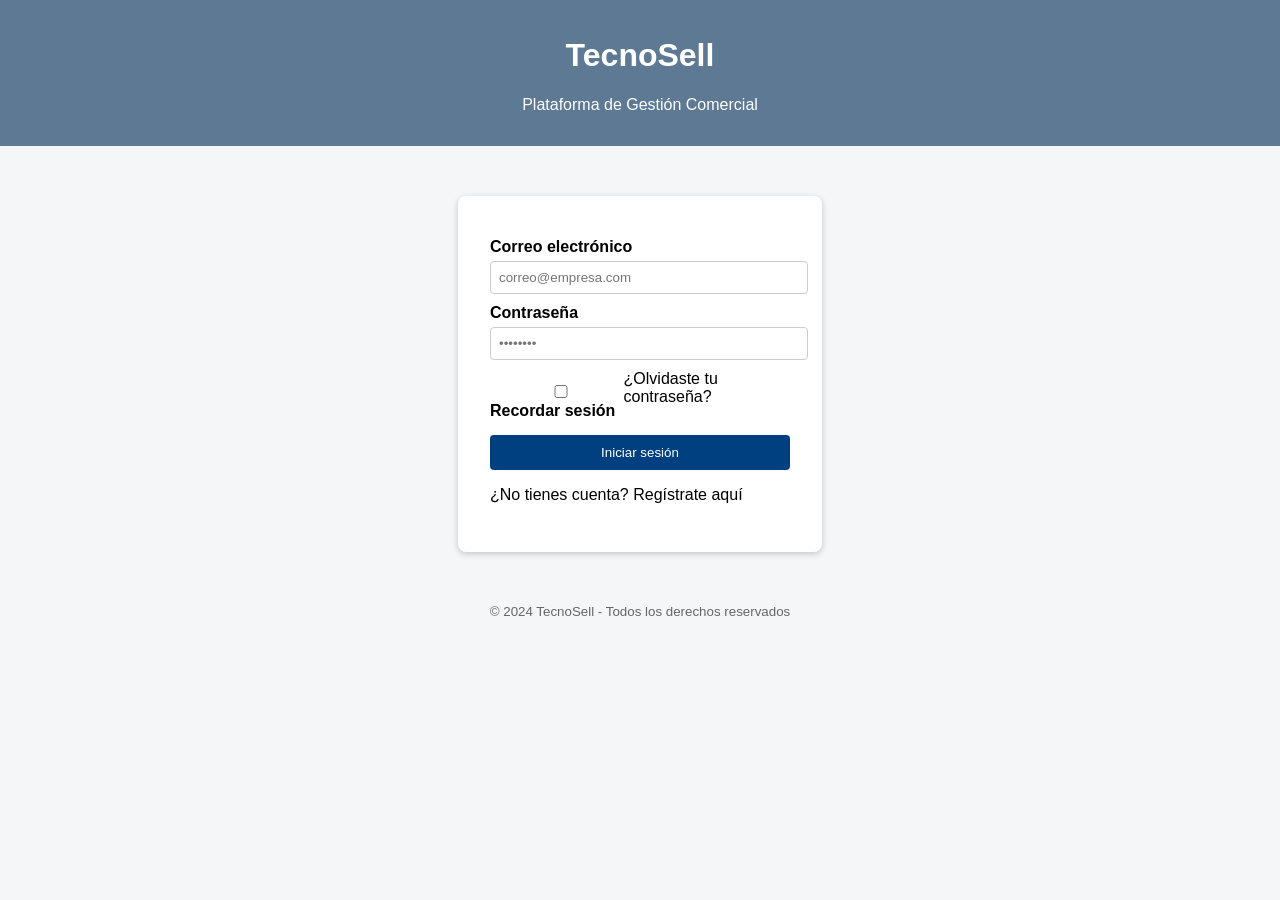
<file: index.html>
<!DOCTYPE html>
<html lang="es">
<head>
  <meta charset="UTF-8">
  <title>TecnoSell - Inicio de sesión</title>
  <link rel="stylesheet" href="styles.css">
</head>

<body>

  <header>
    <h1>TecnoSell</h1>
    <p>Plataforma de Gestión Comercial</p>
  </header>

  <main class="login-container">

    <form class="login-form" id="loginForm">

      <label for="email">Correo electrónico</label>

      <input
        type="email"
        id="email"
        placeholder="correo@empresa.com">

      <small id="emailError" class="error"></small>


      <label for="password">Contraseña</label>

      <input
        type="password"
        id="password"
        placeholder="••••••••">

      <small id="passwordError" class="error"></small>


      <div class="options">

        <label>
          <input type="checkbox">
          Recordar sesión
        </label>

        <a href="#">¿Olvidaste tu contraseña?</a>

      </div>


      <button type="submit">
        Iniciar sesión
      </button>


      <p>
        ¿No tienes cuenta?
        <a href="#">Regístrate aquí</a>
      </p>

    </form>

  </main>

  <footer>
    <small>© 2024 TecnoSell - Todos los derechos reservados</small>
  </footer>

  <script src="login.js"></script>

</body>
</html>
</file>
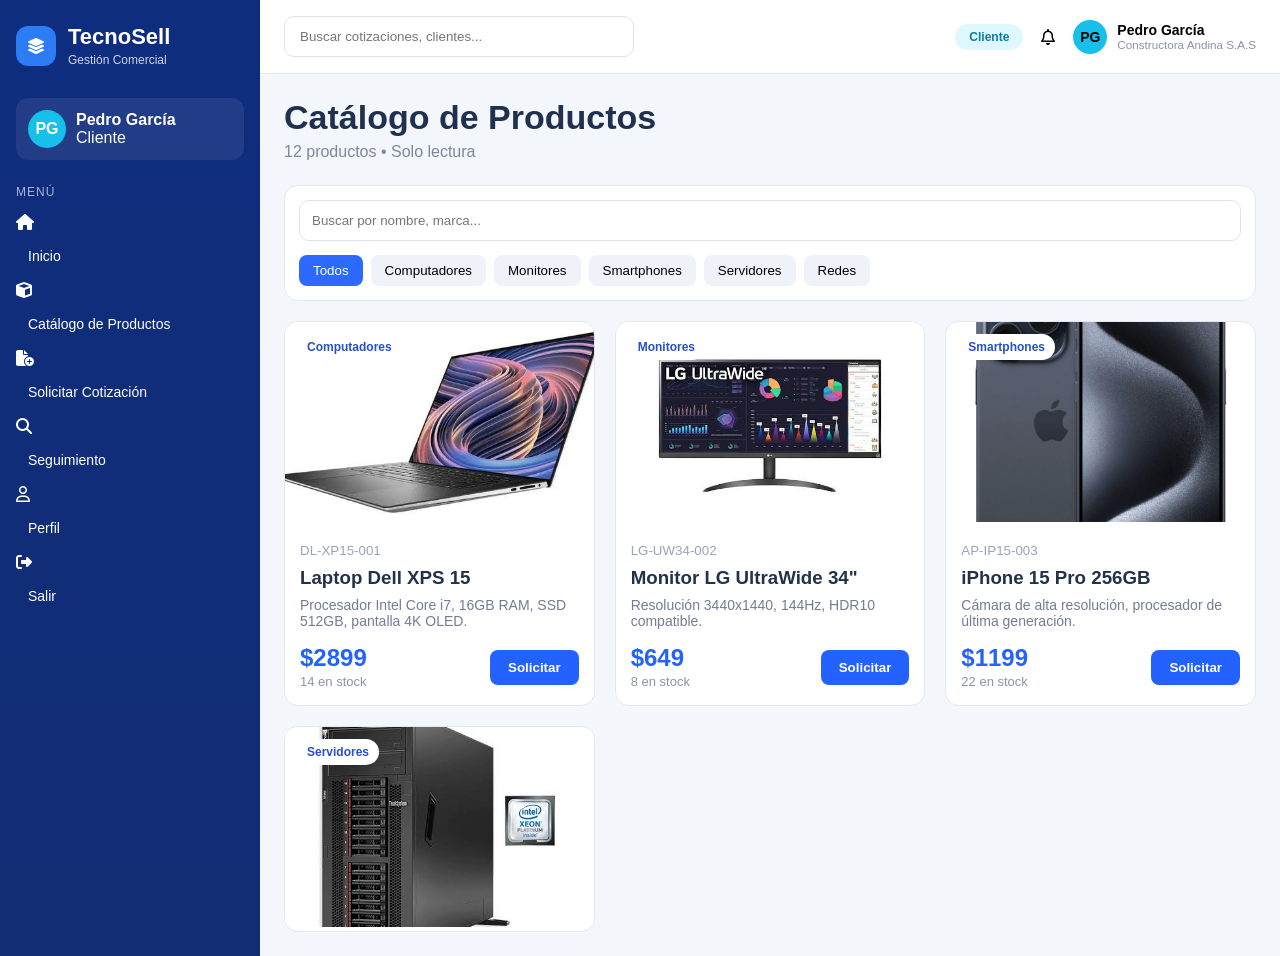
<file: catalogo.html>
<!DOCTYPE html>
<html lang="es">
<head>
    <meta charset="UTF-8">
    <meta name="viewport" content="width=device-width, initial-scale=1.0">
    <title>Catálogo de Productos</title>
    <link rel="stylesheet" href="catalogo.css">
    <link rel="stylesheet" href="https://cdnjs.cloudflare.com/ajax/libs/font-awesome/6.5.2/css/all.min.css">
</head>
<body>

<div class="layout">

    <!-- Sidebar -->
    <aside class="sidebar">
        <div class="logo">
            <div class="logo-icon">
                <i class="fa-solid fa-layer-group"></i>
            </div>
            <div>
                <h2>TecnoSell</h2>
                <span>Gestión Comercial</span>
            </div>
        </div>

        <div class="user-card">
            <div class="avatar">PG</div>
            <div>
                <h4>Pedro García</h4>
                <span>Cliente</span>
            </div>
        </div>

        <div class="menu-title">MENÚ</div>

        <nav>
            
                <i class="fa-solid fa-house"></i>
                <a href="dashboard.html">Inicio </a>
            </a>

            
                <i class="fa-solid fa-cube"></i>
                <a href="catalogo.html">Catálogo de Productos</a>
            </a>

            
                <i class="fa-solid fa-file-circle-plus"></i>
                <a href="cotizacion.html">Solicitar Cotización</a>
            </a>

            
                <i class="fa-solid fa-magnifying-glass"></i>
                <a href="seguimiento.html">Seguimiento</a>
            </a>

            
                <i class="fa-regular fa-user"></i>
                <a href="perfil.html">Perfil</a>

                <i class="fa-solid fa-right-from-bracket"></i>
                <a href="index.html">Salir</a>
            </a>
        </nav>
    </aside>

    <!-- Main -->
    <main class="main">

        <!-- Topbar -->
        <header class="topbar">
            <input type="text" placeholder="Buscar cotizaciones, clientes..." />

            <div class="topbar-right">
                <span class="chip">Cliente</span>

                <i class="fa-regular fa-bell"></i>

                <div class="profile">
                    <div class="avatar small">PG</div>
                    <div>
                        <strong>Pedro García</strong>
                        <small>Constructora Andina S.A.S</small>
                    </div>
                </div>
            </div>
        </header>

        <!-- Content -->
        <section class="content">

            <div class="page-header">
                <h1>Catálogo de Productos</h1>
                <p>12 productos • Solo lectura</p>
            </div>

            <div class="filters">
                <input type="text" placeholder="Buscar por nombre, marca..." />

                <div class="tabs">
                    <button class="active">Todos</button>
                    <button>Computadores</button>
                    <button>Monitores</button>
                    <button>Smartphones</button>
                    <button>Servidores</button>
                    <button>Redes</button>
                </div>
            </div>

            <div class="products-grid">

                <div class="product-card">
                    <span class="category">Computadores</span>

                    <img src="/img/Laptop-Dell-XPS-15.jpg" alt="">

                    <div class="product-info">
                        <small>DL-XP15-001</small>

                        <h3>Laptop Dell XPS 15</h3>

                        <p>
                            Procesador Intel Core i7, 16GB RAM,
                            SSD 512GB, pantalla 4K OLED.
                        </p>

                        <div class="card-footer">
                            <div>
                                <h2>$2899</h2>
                                <span>14 en stock</span>
                            </div>

                            <button>Solicitar</button>
                        </div>
                    </div>
                </div>

                <div class="product-card">
                    <span class="category">Monitores</span>

                    <img src="/img/Monitor-LG-UltraWide-34.jpg" alt="">

                    <div class="product-info">
                        <small>LG-UW34-002</small>

                        <h3>Monitor LG UltraWide 34"</h3>

                        <p>
                            Resolución 3440x1440, 144Hz,
                            HDR10 compatible.
                        </p>

                        <div class="card-footer">
                            <div>
                                <h2>$649</h2>
                                <span>8 en stock</span>
                            </div>

                            <button>Solicitar</button>
                        </div>
                    </div>
                </div>

                <div class="product-card">
                    <span class="category">Smartphones</span>

                    <img src="/img/iPhone-15-Pro-256GB.webp" alt="">

                    <div class="product-info">
                        <small>AP-IP15-003</small>

                        <h3>iPhone 15 Pro 256GB</h3>

                        <p>
                            Cámara de alta resolución,
                            procesador de última generación.
                        </p>

                        <div class="card-footer">
                            <div>
                                <h2>$1199</h2>
                                <span>22 en stock</span>
                            </div>

                            <button>Solicitar</button>
                        </div>
                    </div>
                </div>

                <div class="product-card">
                    <span class="category">Servidores</span>

                    <img src="/img/servidores.jpg" alt="">
</file>
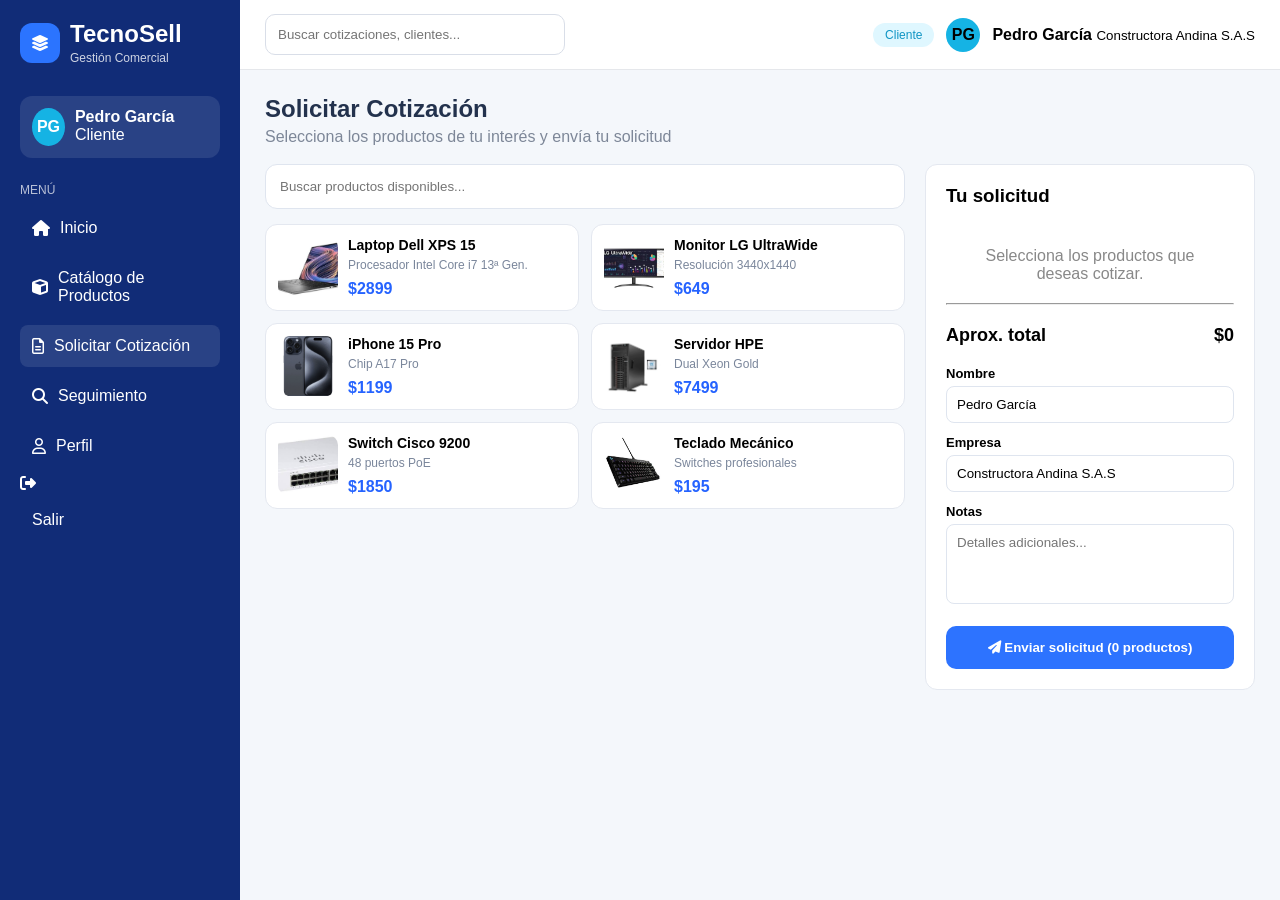
<file: cotizacion.html>
<!DOCTYPE html>
<html lang="es">

<head>

    <meta charset="UTF-8">
    <meta name="viewport" content="width=device-width, initial-scale=1.0">

    <title>Solicitar Cotización</title>

    <link rel="stylesheet" href="cotizacion.css">

    <link rel="stylesheet"
        href="https://cdnjs.cloudflare.com/ajax/libs/font-awesome/6.5.2/css/all.min.css">

</head>


<body>

<div class="container">


    <!-- SIDEBAR -->

    <aside class="sidebar">

        <div class="brand">

            <div class="brand-icon">
                <i class="fa-solid fa-layer-group"></i>
            </div>

            <div>
                <h2>TecnoSell</h2>
                <span>Gestión Comercial</span>
            </div>

        </div>


        <div class="user">

            <div class="avatar">
                PG
            </div>

            <div>
                <strong>Pedro García</strong>
                <span>Cliente</span>
            </div>

        </div>


        <p class="menu-title">
            MENÚ
        </p>


        <nav>

            <a href="dashboard.html">
                <i class="fa-solid fa-house"></i>
                Inicio
            </a>

            <a href="catalogo.html">
                <i class="fa-solid fa-cube"></i>
                Catálogo de Productos
            </a>

            <a href="cotizacion.html" class="active">
                <i class="fa-regular fa-file-lines"></i>
                Solicitar Cotización
            </a>

            <a href="seguimiento.html">
                <i class="fa-solid fa-magnifying-glass"></i>
                Seguimiento
            </a>

            <a href="perfil.html">
                <i class="fa-regular fa-user"></i>
                Perfil
            </a>

            <i class="fa-solid fa-right-from-bracket"></i>
            <a href="index.html">Salir</a>

        </nav>

    </aside>



    <!-- CONTENIDO PRINCIPAL -->

    <main class="main">


        <!-- TOPBAR -->

        <header class="topbar">

            <input
                type="text"
                placeholder="Buscar cotizaciones, clientes..."
            >


            <div class="profile-box">

                <span class="chip">
                    Cliente
                </span>

                <div class="avatar small">
                    PG
                </div>

                <div>

                    <strong>
                        Pedro García
                    </strong>

                    <small>
                        Constructora Andina S.A.S
                    </small>

                </div>

            </div>

        </header>



        <!-- CONTENIDO -->

        <section class="content">


            <h1>
                Solicitar Cotización
            </h1>


            <p class="subtitle">
                Selecciona los productos de tu interés y envía tu solicitud
            </p>



            <div class="layout-grid">


                <!-- PRODUCTOS -->

                <div>


                    <input
                        class="search"
                        id="buscarProducto"
                        type="text"
                        placeholder="Buscar productos disponibles..."
                    >


                    <div
                        class="products"
                        id="products"
                    >


                        <!-- LAPTOP -->

                        <div
                            class="product"
                            data-nombre="Laptop Dell XPS 15"
                            data-precio="2899"
                            data-imagen="/img/Laptop-Dell-XPS-15.jpg"
                        >

                            <img
                                src="/img/Laptop-Dell-XPS-15.jpg"
                                alt="Laptop Dell XPS 15"
                            >

                            <div>

                                <h3>
                                    Laptop Dell XPS 15
                                </h3>

                                <p>
                                    Procesador Intel Core i7 13ª Gen.
                                </p>

                                <span>
                                    $2899
                                </span>

                            </div>

                        </div>



                        <!-- MONITOR -->

                        <div
                            class="product"
                            data-nombre="Monitor LG UltraWide"
                            data-precio="649"
                            data-imagen="/img/Monitor-LG-UltraWide-34.jpg"
                        >

                            <img
                                src="/img/Monitor-LG-UltraWide-34.jpg"
                                alt="Monitor LG UltraWide"
                            >

                            <div>

                                <h3>
                                    Monitor LG UltraWide
                                </h3>

                                <p>
                                    Resolución 3440x1440
                                </p>

                                <span>
                                    $649
                                </span>

                            </div>

                        </div>



                        <!-- IPHONE -->

                        <div
                            class="product"
                            data-nombre="iPhone 15 Pro"
                            data-precio="1199"
                            data-imagen="/img/iPhone-15-Pro-256GB.webp"
                        >

                            <img
                                src="/img/iPhone-15-Pro-256GB.webp"
                                alt="iPhone 15 Pro"
                            >

                            <div>

                                <h3>
                                    iPhone 15 Pro
                                </h3>

                                <p>
                                    Chip A17 Pro
                                </p>

                                <span>
                                    $1199
                                </span>

                            </div>

                        </div>



                        <!-- SERVIDOR -->

                        <div
                            class="product"
                            data-nombre="Servidor HPE"
                            data-precio="7499"
                            data-imagen="/img/servidores.jpg"
                        >

                            <img
                                src="/img/servidores.jpg"
                                alt="Servidor HPE"
                            >

                            <div>

                                <h3>
                                    Servidor HPE
                                </h3>

                                <p>
                                    Dual Xeon Gold
                                </p>

                                <span>
                                    $7499
                                </span>

                            </div>

                        </div>



                        <!-- SWITCH -->

                        <div
                            class="product"
                            data-nombre="Switch Cisco 9200"
                            data-precio="1850"
                            data-imagen="/img/switch-cisco.jpg"
                        >

                            <img
                                src="/img/switch-cisco.jpg"
                                alt="Switch Cisco 9200"
                            >

                            <div>

                                <h3>
                                    Switch Cisco 9200
                                </h3>

                                <p>
                                    48 puertos PoE
                                </p>

                                <span>
                                    $1850
                                </span>

                            </div>

                        </div>



                        <!-- TECLADO -->

                        <div
                            class="product"
                            data-nombre="Teclado Mecánico"
                            data-precio="195"
                            data-imagen="/img/teclado-mecanico.jpg"
                        >

                            <img
                                src="/img/teclado-mecanico.jpg"
                                alt="Teclado Mecánico"
                            >

                            <div>

                                <h3>
                                    Teclado Mecánico
                                </h3>

                                <p>
                                    Switches profesionales
                                </p>

                                <span>
                                    $195
                                </span>

                            </div>

                        </div>


                    </div>

                </div>



                <!-- RESUMEN -->

                <aside class="summary">


                    <h3>
                        Tu solicitud
                    </h3>


                    <div id="summaryItems">

                        <p class="empty">
                            Selecciona los productos que deseas cotizar.
                        </p>

                    </div>


                    <hr>


                    <!-- TOTAL -->

                    <div class="total">

                        <span>
                            Aprox. total
                        </span>

                        <strong id="total">
                            $0
                        </strong>

                    </div>



                    <!-- DATOS -->

                    <label>
                        Nombre
                    </label>

                    <input
                        id="nombre"
                        value="Pedro García"
                    >


                    <label>
                        Empresa
                    </label>

                    <input
                        id="empresa"
                        value="Constructora Andina S.A.S"
                    >


                    <label>
                        Notas
                    </label>

                    <textarea
                        id="notas"
                        placeholder="Detalles adicionales..."
                    ></textarea>



                    <!-- BOTÓN -->

                    <button
                        class="btn"
                        id="btnEnviar"
                    >

                        <i class="fa-solid fa-paper-plane"></i>

                        Enviar solicitud
                        (<span id="cantidadProductos">0</span> productos)

                    </button>


                </aside>

            </div>

        </section>

    </main>

</div>



<!-- JAVASCRIPT -->

<script src="cotizacion.js"></script>

</body>

</html>
</file>
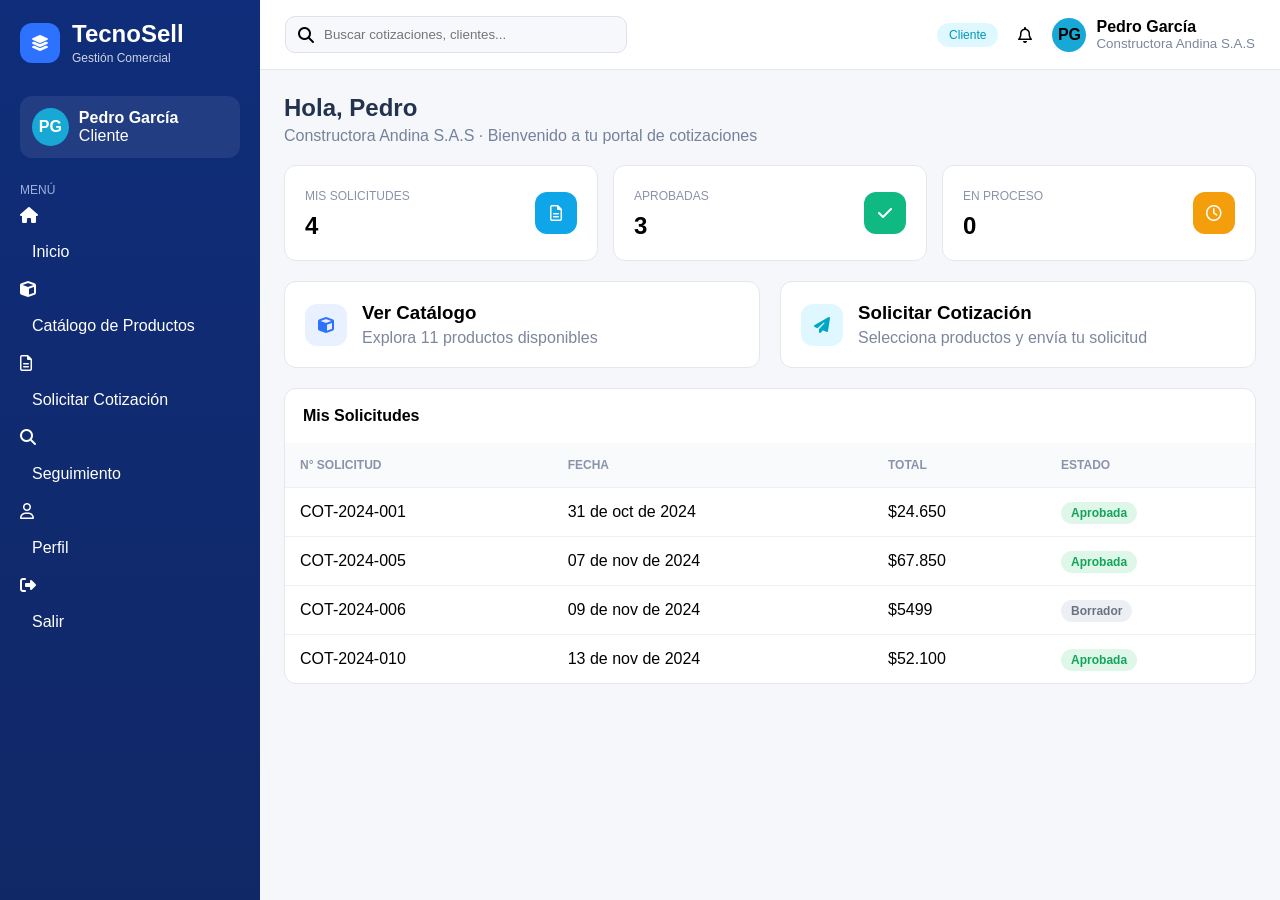
<file: dashboard.html>
<!DOCTYPE html>
<html lang="es">

<head>
    <meta charset="UTF-8">
    <meta name="viewport" content="width=device-width, initial-scale=1.0">
    <title>Dashboard Cliente</title>
    <link rel="stylesheet" href="dashboard.css">
    <link rel="stylesheet" href="https://cdnjs.cloudflare.com/ajax/libs/font-awesome/6.5.2/css/all.min.css">

</head>

<body>

    <div class="layout">

        <!-- SIDEBAR -->
        <aside class="sidebar">

            <div class="logo">
                <div class="logo-icon">
                    <i class="fa-solid fa-layer-group"></i>
                </div>

                <div>
                    <h2>TecnoSell</h2>
                    <span>Gestión Comercial</span>
                </div>
            </div>

            <div class="user-card">
                <div class="avatar">
                    PG
                </div>

                <div>
                    <strong>Pedro García</strong>
                    <span>Cliente</span>
                </div>
            </div>

            <p class="menu-title">MENÚ</p>

            <nav>

                
                    <i class="fa-solid fa-house"></i>
                    <a href="dashboard.html">
                    Inicio
                    </a>
                </a>

                
                    <i class="fa-solid fa-cube"></i>
                    <a href="catalogo.html">
                    Catálogo de Productos
                    </a>
                </a>

                
                    <i class="fa-regular fa-file-lines"></i>
                    <a href="cotizacion.html">
                    Solicitar Cotización
                    </a>
                </a>

                
                    <i class="fa-solid fa-magnifying-glass"></i>
                    <a href="seguimiento.html">
                    Seguimiento
                    </a>
                </a>

                
                    <i class="fa-regular fa-user"></i>
                    <a href="perfil.html">Perfil</a>
                </a>

                <i class="fa-solid fa-right-from-bracket"></i>
                <a href="index.html">Salir</a>

            </nav>

        </aside>

        <!-- MAIN -->
        <main class="main">

            <header class="topbar">

                <div class="search-box">
                    <i class="fa-solid fa-magnifying-glass"></i>

                    <input
                        type="text"
                        placeholder="Buscar cotizaciones, clientes...">
                </div>

                <div class="topbar-right">

                    <span class="chip">
                        Cliente
                    </span>

                    <i class="fa-regular fa-bell bell"></i>

                    <div class="profile">

                        <div class="avatar small">
                            PG
                        </div>

                        <div>
                            <strong>Pedro García</strong>
                            <small>Constructora Andina S.A.S</small>
                        </div>

                    </div>

                </div>

            </header>

            <section class="content">

                <div class="welcome">
                    <h1>Hola, Pedro</h1>

                    <p>
                        Constructora Andina S.A.S · Bienvenido a tu portal de cotizaciones
                    </p>
                </div>

                <!-- KPI -->
                <div class="stats">

                    <div class="stat-card">

                        <div>
                            <span>MIS SOLICITUDES</span>
                            <h2>4</h2>
                        </div>

                        <div class="icon blue">
                            <i class="fa-regular fa-file-lines"></i>
                        </div>

                    </div>

                    <div class="stat-card">

                        <div>
                            <span>APROBADAS</span>
                            <h2>3</h2>
                        </div>

                        <div class="icon green">
                            <i class="fa-solid fa-check"></i>
                        </div>

                    </div>

                    <div class="stat-card">

                        <div>
                            <span>EN PROCESO</span>
                            <h2>0</h2>
                        </div>

                        <div class="icon orange">
                            <i class="fa-regular fa-clock"></i>
                        </div>

                    </div>

                </div>

                <!-- ACCIONES -->
                <div class="actions">

                    <div class="action-card">
                        <div class="action-icon">
                            <i class="fa-solid fa-cube"></i>
                        </div>

                        <div>
                            <h3>Ver Catálogo</h3>
                            <p>Explora 11 productos disponibles</p>
                        </div>
                    </div>

                    <div class="action-card">
                        <div class="action-icon secondary">
                            <i class="fa-solid fa-paper-plane"></i>
                        </div>

                        <div>
                            <h3>Solicitar Cotización</h3>
                            <p>Selecciona productos y envía tu solicitud</p>
                        </div>
                    </div>

                </div>

                <!-- TABLA -->
                <div class="table-card">

                    <div class="table-title">
                        Mis Solicitudes
                    </div>

                    <table>

                        <thead>
                            <tr>
                                <th>N° SOLICITUD</th>
                                <th>FECHA</th>
                                <th>TOTAL</th>
                                <th>ESTADO</th>
                            </tr>
                        </thead>

                        <tbody>

                            <tr>
                                <td>COT-2024-001</td>
                                <td>31 de oct de 2024</td>
                                <td>$24.650</td>
                                <td>
                                    <span class="status approved">
                                        Aprobada
                                    </span>
                                </td>
                            </tr>

                            <tr>
                                <td>COT-2024-005</td>
                                <td>07 de nov de 2024</td>
                                <td>$67.850</td>
                                <td>
                                    <span class="status approved">
                                        Aprobada
                                    </span>
                                </td>
                            </tr>

                            <tr>
                                <td>COT-2024-006</td>
                                <td>09 de nov de 2024</td>
                                <td>$5499</td>
                                <td>
                                    <span class="status draft">
                                        Borrador
                                    </span>
                                </td>
                            </tr>

                            <tr>
                                <td>COT-2024-010</td>
                                <td>13 de nov de 2024</td>
                                <td>$52.100</td>
                                <td>
                                    <span class="status approved">
                                        Aprobada
                                    </span>
                                </td>
                            </tr>

                        </tbody>

                    </table>

                </div>

            </section>

        </main>

    </div>

</body>
</html>
</file>
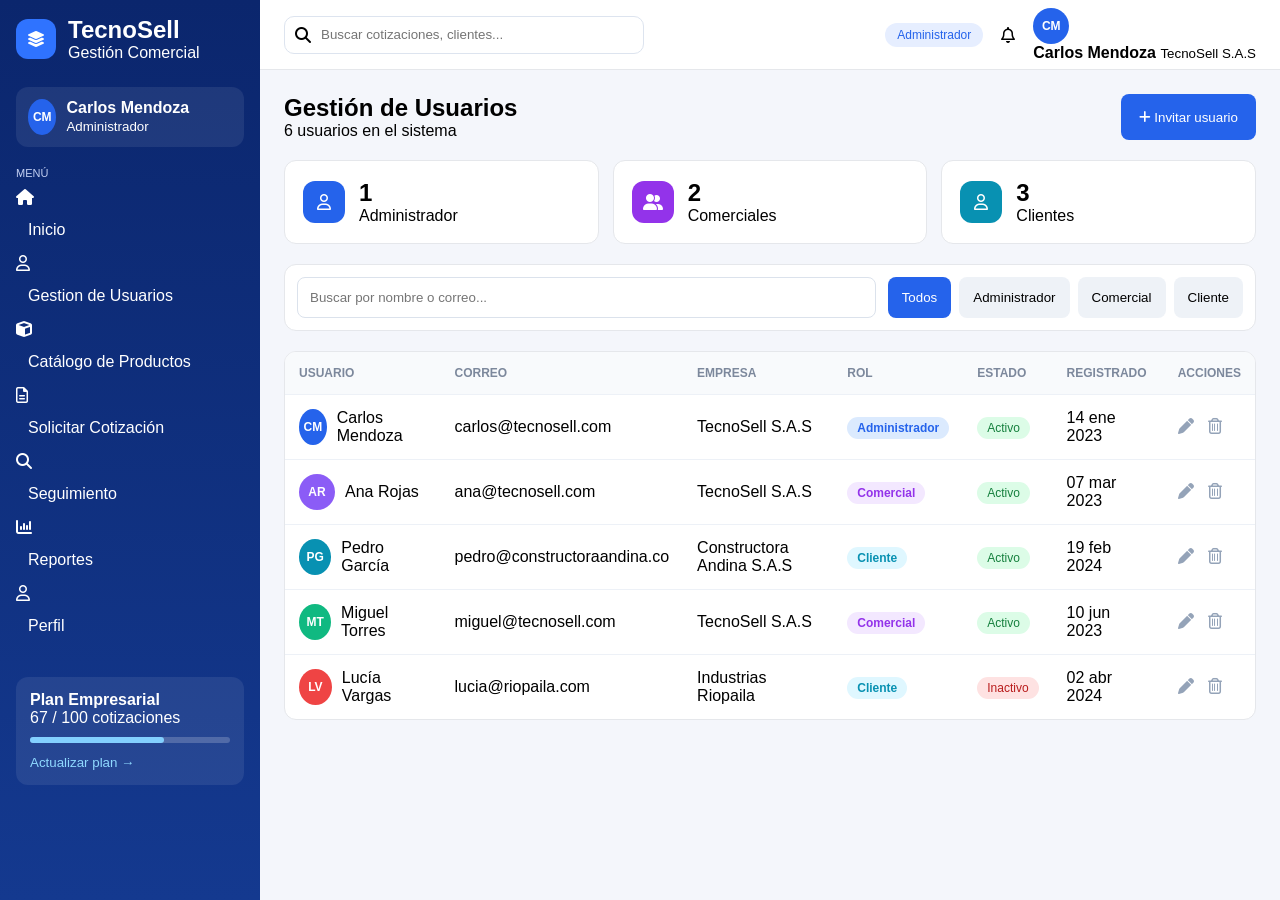
<file: gestionUsuarios.html>
<!DOCTYPE html>
<html lang="es">

<head>
    <meta charset="UTF-8">
    <meta name="viewport" content="width=device-width, initial-scale=1.0">
    <title>Gestión de Usuarios</title>

    <link rel="stylesheet" href="gestionUsuario.css">

    <link rel="stylesheet" href="https://cdnjs.cloudflare.com/ajax/libs/font-awesome/6.5.2/css/all.min.css">
</head>

<body>

<div class="layout">

    <!-- SIDEBAR -->
    <aside class="sidebar">

        <div class="logo">
            <div class="logo-icon">
                <i class="fa-solid fa-layer-group"></i>
            </div>

            <div>
                <h2>TecnoSell</h2>
                <span>Gestión Comercial</span>
            </div>
        </div>

        <div class="user-card">
            <div class="avatar">CM</div>

            <div>
                <strong>Carlos Mendoza</strong>
                <small>Administrador</small>
            </div>
        </div>

        <div class="menu-title">MENÚ</div>

        <nav>

            
                <i class="fa-solid fa-house"></i>
                <a href="dashboard.html">Inicio </a>
            </a>

            
                <i class="fa-regular fa-user"></i>
                <a href="gestionUsuarios.html">Gestion de Usuarios</a>
            </a>

            
                <i class="fa-solid fa-cube"></i>
                <a href="catalogo.html">Catálogo de Productos</a>
            </a>

            
                <i class="fa-regular fa-file-lines"></i>
                <a href="cotizacion.html">Solicitar Cotización</a>
            </a>

            
                <i class="fa-solid fa-magnifying-glass"></i>
                <a href="seguimiento.html">Seguimiento</a>
            </a>

            
                <i class="fa-solid fa-chart-column"></i>
                <a href="reportes.html">Reportes</a>
            </a>

            
                <i class="fa-regular fa-user"></i>
                <a href="perfil.html">Perfil</a>
            </a>

        </nav>

        <div class="plan-card">

            <h4>Plan Empresarial</h4>

            <span>67 / 100 cotizaciones</span>

            <div class="progress">
                <div class="progress-bar"></div>
            </div>

            <button>Actualizar plan →</button>

        </div>

    </aside>

    <!-- MAIN -->
    <main class="main">

        <header class="topbar">

            <div class="search-box">
                <i class="fa-solid fa-magnifying-glass"></i>
                <input type="text"
                    placeholder="Buscar cotizaciones, clientes...">
            </div>

            <div class="top-actions">

                <span class="role-chip">
                    Administrador
                </span>

                <i class="fa-regular fa-bell"></i>

                <div class="top-user">

                    <div class="avatar mini">
                        CM
                    </div>

                    <div>
                        <strong>Carlos Mendoza</strong>
                        <small>TecnoSell S.A.S</small>
                    </div>

                </div>

            </div>

        </header>

        <section class="content">

            <div class="page-header">

                <div>
                    <h1>Gestión de Usuarios</h1>
                    <p>6 usuarios en el sistema</p>
                </div>

                <button class="primary-button">
                    <i class="fa-solid fa-plus"></i>
                    Invitar usuario
                </button>

            </div>

            <!-- KPIS -->

            <div class="stats">

                <div class="stat-card">

                    <div class="stat-icon blue">
                        <i class="fa-regular fa-user"></i>
                    </div>

                    <div>
                        <h2>1</h2>
                        <span>Administrador</span>
                    </div>

                </div>

                <div class="stat-card">

                    <div class="stat-icon purple">
                        <i class="fa-solid fa-user-group"></i>
                    </div>

                    <div>
                        <h2>2</h2>
                        <span>Comerciales</span>
                    </div>

                </div>

                <div class="stat-card">

                    <div class="stat-icon cyan">
                        <i class="fa-regular fa-user"></i>
                    </div>

                    <div>
                        <h2>3</h2>
                        <span>Clientes</span>
                    </div>

                </div>

            </div>

            <!-- FILTROS -->

            <div class="filters">

                <input
                    type="text"
                    placeholder="Buscar por nombre o correo...">

                <div class="filter-buttons">
                    <button class="active">Todos</button>
                    <button>Administrador</button>
                    <button>Comercial</button>
                    <button>Cliente</button>
                </div>

            </div>

            <!-- TABLA -->

            <div class="table-card">

                <table>

                    <thead>

                    <tr>
                        <th>USUARIO</th>
                        <th>CORREO</th>
                        <th>EMPRESA</th>
                        <th>ROL</th>
                        <th>ESTADO</th>
                        <th>REGISTRADO</th>
                        <th>ACCIONES</th>
                    </tr>

                    </thead>

                    <tbody>

                    <tr>
                        <td>
                            <div class="user-cell">
                                <div class="avatar mini blue-bg">CM</div>
                                Carlos Mendoza
                            </div>
                        </td>
                        <td>carlos@tecnosell.com</td>
                        <td>TecnoSell S.A.S</td>
                        <td><span class="role admin">Administrador</span></td>
                        <td><span class="status active">Activo</span></td>
                        <td>14 ene 2023</td>
                        <td class="actions-cell">
                            <i class="fa-solid fa-pen"></i>
                            <i class="fa-regular fa-trash-can"></i>
                        </td>
                    </tr>

                    <tr>
                        <td>
                            <div class="user-cell">
                                <div class="avatar mini purple-bg">AR</div>
                                Ana Rojas
                            </div>
                        </td>
                        <td>ana@tecnosell.com</td>
                        <td>TecnoSell S.A.S</td>
                        <td><span class="role commercial">Comercial</span></td>
                        <td><span class="status active">Activo</span></td>
                        <td>07 mar 2023</td>
                        <td class="actions-cell">
                            <i class="fa-solid fa-pen"></i>
                            <i class="fa-regular fa-trash-can"></i>
                        </td>
                    </tr>

                    <tr>
                        <td>
                            <div class="user-cell">
                                <div class="avatar mini cyan-bg">PG</div>
                                Pedro García
                            </div>
                        </td>
                        <td>pedro@constructoraandina.co</td>
                        <td>Constructora Andina S.A.S</td>
                        <td><span class="role client">Cliente</span></td>
                        <td><span class="status active">Activo</span></td>
                        <td>19 feb 2024</td>
                        <td class="actions-cell">
                            <i class="fa-solid fa-pen"></i>
                            <i class="fa-regular fa-trash-can"></i>
                        </td>
                    </tr>

                    <tr>
                        <td>
                            <div class="user-cell">
                                <div class="avatar mini green-bg">MT</div>
                                Miguel Torres
                            </div>
                        </td>
                        <td>miguel@tecnosell.com</td>
                        <td>TecnoSell S.A.S</td>
                        <td><span class="role commercial">Comercial</span></td>
                        <td><span class="status active">Activo</span></td>
                        <td>10 jun 2023</td>
                        <td class="actions-cell">
                            <i class="fa-solid fa-pen"></i>
                            <i class="fa-regular fa-trash-can"></i>
                        </td>
                    </tr>

                    <tr>
                        <td>
                            <div class="user-cell">
                                <div class="avatar mini red-bg">LV</div>
                                Lucía Vargas
                            </div>
                        </td>
                        <td>lucia@riopaila.com</td>
                        <td>Industrias Riopaila</td>
                        <td><span class="role client">Cliente</span></td>
                        <td><span class="status inactive">Inactivo</span></td>
                        <td>02 abr 2024</td>
                        <td class="actions-cell">
                            <i class="fa-solid fa-pen"></i>
                            <i class="fa-regular fa-trash-can"></i>
                        </td>
                    </tr>

                    </tbody>

                </table>

            </div>

        </section>

    </main>

</div>

</body>
</html>
</file>
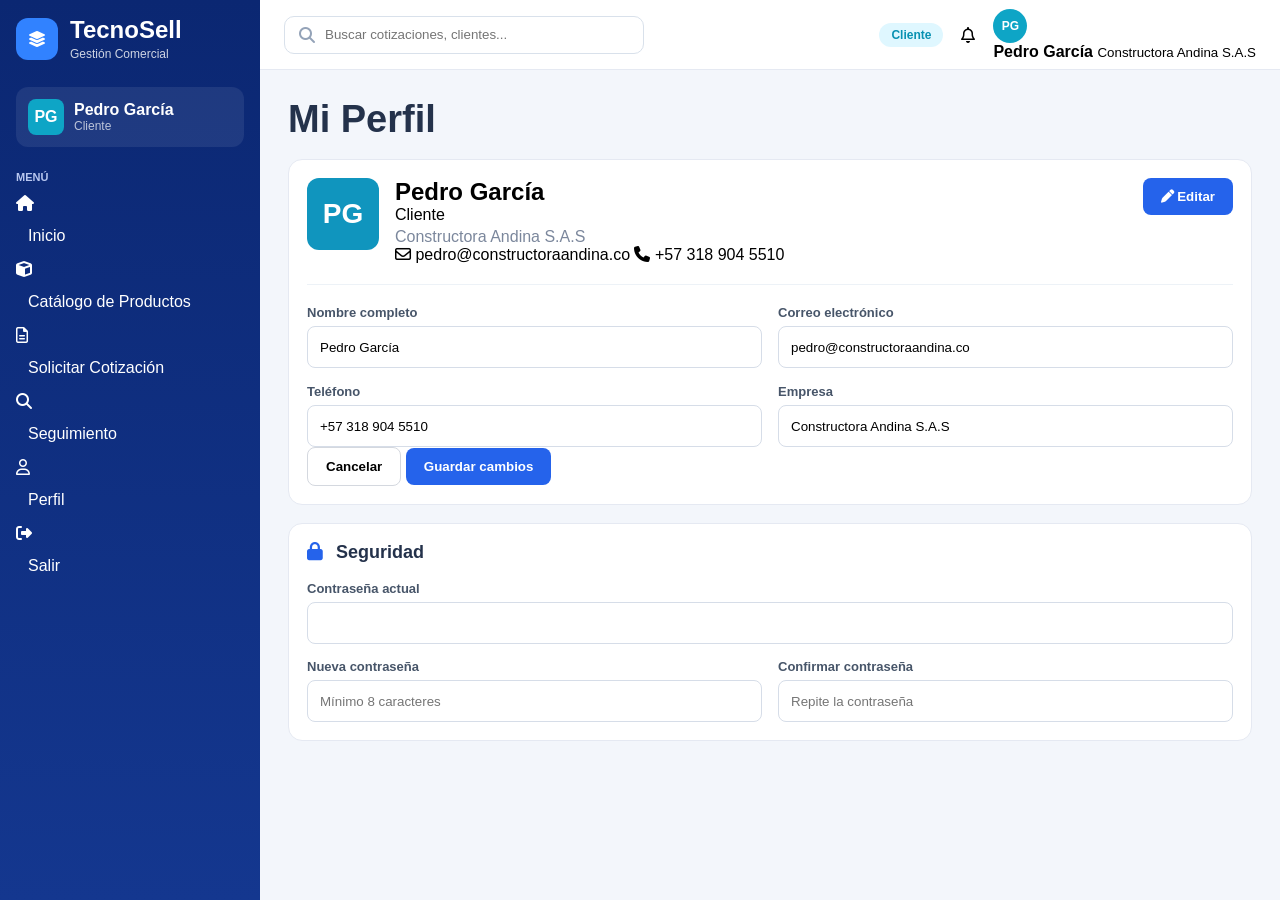
<file: perfil.html>
<!DOCTYPE html>
    <html lang="es">
    <head>
        <meta charset="UTF-8">
        <meta name="viewport" content="width=device-width, initial-scale=1.0">
        <title>Mi Perfil</title>

        <link rel="stylesheet" href="perfil.css">
        <link rel="stylesheet" href="https://cdnjs.cloudflare.com/ajax/libs/font-awesome/6.5.2/css/all.min.css">
    </head>

    <body>

    <div class="layout">

        <!-- SIDEBAR -->
        <aside class="sidebar">

            <div class="logo">
                <div class="logo-icon">
                    <i class="fa-solid fa-layer-group"></i>
                </div>

                <div>
                    <h2>TecnoSell</h2>
                    <span>Gestión Comercial</span>
                </div>
            </div>

            <div class="user-card">
                <div class="avatar">PG</div>

                <div>
                    <strong>Pedro García</strong>
                    <small>Cliente</small>
                </div>
            </div>

            <div class="menu-title">MENÚ</div>

            <nav>

                
                    <i class="fa-solid fa-house"></i>
                    <a href="dashboard.html">Inicio </a>
                </a>

                
                    <i class="fa-solid fa-cube"></i>
                    <a href="catalogo.html">Catálogo de Productos</a>
                </a>

                
                    <i class="fa-regular fa-file-lines"></i>
                    <a href="cotizacion.html">Solicitar Cotización</a>
                </a>

                
                    <i class="fa-solid fa-magnifying-glass"></i>
                    <a href="seguimiento.html">Seguimiento</a>
                </a>

                
                    <i class="fa-regular fa-user"></i>
                    <a href="perfil.html">Perfil</a>

                    <i class="fa-solid fa-right-from-bracket"></i>
                    <a href="index.html">Salir</a>
                </a>

            </nav>

        </aside>

        <!-- MAIN -->
        <main class="main">

            <header class="topbar">

                <div class="search-box">
                    <i class="fa-solid fa-magnifying-glass"></i>

                    <input
                        type="text"
                        placeholder="Buscar cotizaciones, clientes..."
                    >
                </div>

                <div class="topbar-right">

                    <span class="chip">
                        Cliente
                    </span>

                    <i class="fa-regular fa-bell"></i>

                    <div class="top-user">

                        <div class="avatar-small">
                            PG
                        </div>

                        <div>
                            <strong>Pedro García</strong>
                            <small>Constructora Andina S.A.S</small>
                        </div>

                    </div>

                </div>

            </header>

            <section class="content">

                <h1>Mi Perfil</h1>

                <!-- PERFIL -->
                <div class="card">

                    <div class="profile-header">

                        <div class="profile-info">

                            <div class="avatar-large">
                                PG
                            </div>

                            <div>

                                <div class="name-line">
                                    <h2>Pedro García</h2>

                                    <span class="role">
                                        Cliente
                                    </span>
                                </div>

                                <p class="company">
                                    Constructora Andina S.A.S
                                </p>

                                <div class="contact-data">

                                    <span>
                                        <i class="fa-regular fa-envelope"></i>
                                        pedro@constructoraandina.co
                                    </span>

                                    <span>
                                        <i class="fa-solid fa-phone"></i>
                                        +57 318 904 5510
                                    </span>

                                </div>

                            </div>

                        </div>

                        <button class="btn-primary">
                            <i class="fa-solid fa-pen"></i>
                            Editar
                        </button>

                    </div>

                    <hr>

                    <div class="form-grid">

                        <div class="field">
                            <label>Nombre completo</label>
                            <input
                                type="text"
                                value="Pedro García">
                        </div>

                        <div class="field">
                            <label>Correo electrónico</label>
                            <input
                                type="email"
                                value="pedro@constructoraandina.co">
                        </div>

                        <div class="field">
                            <label>Teléfono</label>
                            <input
                                type="text"
                                value="+57 318 904 5510">
                        </div>

                        <div class="field">
                            <label>Empresa</label>
                            <input
                                type="text"
                                value="Constructora Andina S.A.S">
                        </div>

                    </div>

                    <div class="action-buttons">

                        <button class="btn-secondary">
                            Cancelar
                        </button>

                        <button class="btn-primary">
                            Guardar cambios
                        </button>

                    </div>

                </div>

                <!-- SEGURIDAD -->
                <div class="card">

                    <h3 class="security-title">
                        <i class="fa-solid fa-lock"></i>
                        Seguridad
                    </h3>

                    <div class="field">
                        <label>Contraseña actual</label>
                        <input type="password">
                    </div>

                    <div class="password-grid">

                        <div class="field">
                            <label>Nueva contraseña</label>

                            <input
                                type="password"
                                placeholder="Mínimo 8 caracteres">
                        </div>

                        <div class="field">
                            <label>Confirmar contraseña</label>

                            <input
                                type="password"
                                placeholder="Repite la contraseña">
                        </div>

                    </div>

                </div>

            </section>

        </main>

    </div>

    </body>
    </html>
</file>
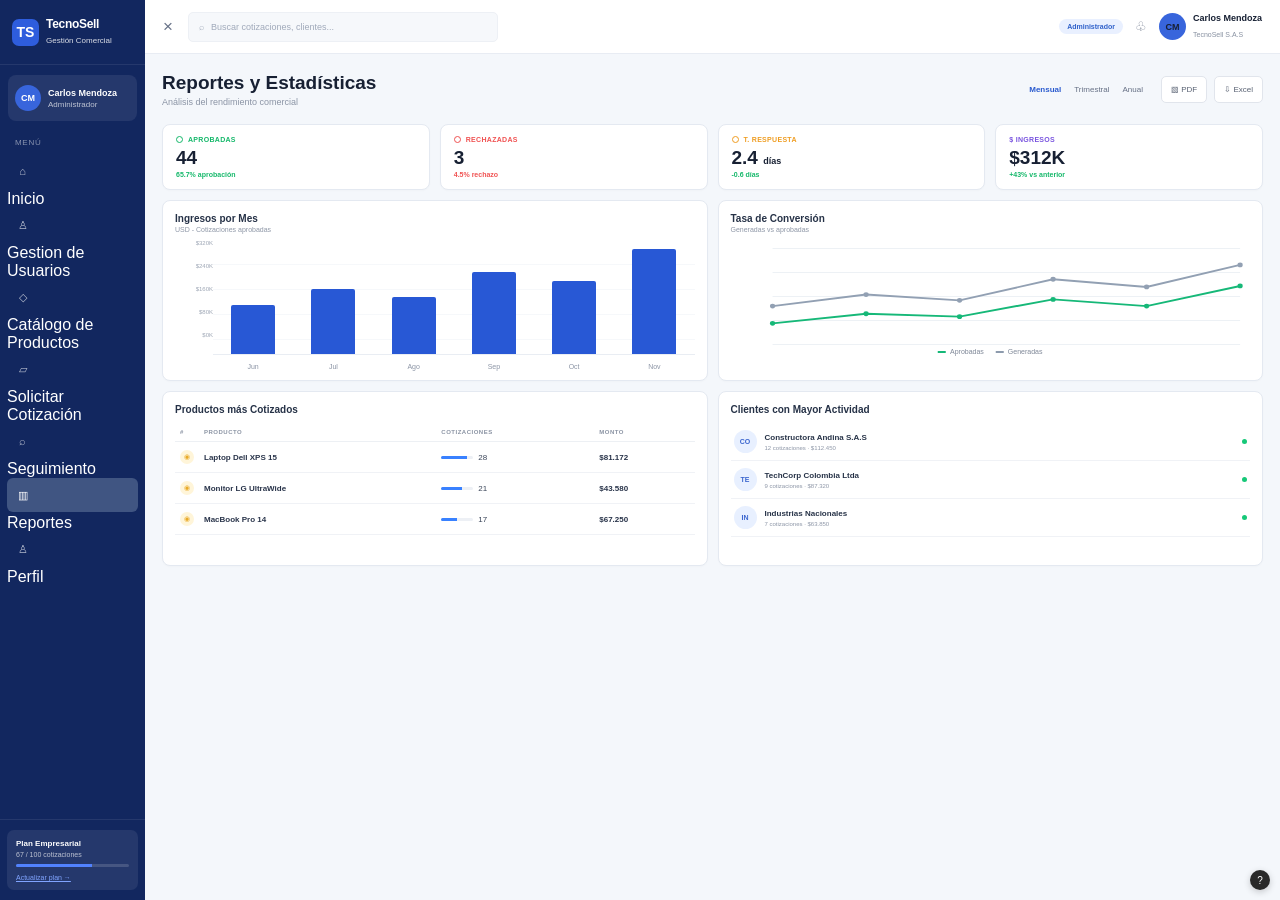
<file: reportes.html>
<!DOCTYPE html>
<html lang="es">
<head>
    <meta charset="UTF-8">
    <meta name="viewport" content="width=device-width, initial-scale=1.0">
    <title>Reportes y Estadísticas - TecnoSell</title>
    <link rel="stylesheet" href="reportes.css">
</head>

<body>

<div class="app">

    <!-- ================= SIDEBAR ================= -->

    <aside class="sidebar">

        <div class="logo">
            <div class="logo-icon">TS</div>

            <div class="logo-text">
                <strong>TecnoSell</strong>
                <span>Gestión Comercial</span>
            </div>
        </div>

        <div class="user-box">
            <div class="avatar">CM</div>

            <div class="user-info">
                <strong>Carlos Mendoza</strong>
                <span>Administrador</span>
            </div>
        </div>

        <div class="menu-title">Menú</div>

        <nav class="menu">

            <a href="#" class="menu-item">
                <span class="menu-icon">⌂</span>
                <a href="dashboard.html">Inicio </a>
            </a>

            <a href="#" class="menu-item">
                <span class="menu-icon">♙</span>
                <a href="gestionUsuarios.html">Gestion de Usuarios</a>
            </a>

            <a href="#" class="menu-item">
                <span class="menu-icon">◇</span>
                <a href="catalogo.html">Catálogo de Productos</a>
            </a>

            <a href="#" class="menu-item">
                <span class="menu-icon">▱</span>
                <a href="cotizacion.html">Solicitar Cotización</a>
                
            </a>

            <a href="#" class="menu-item">
                <span class="menu-icon">⌕</span>
                <a href="seguimiento.html">Seguimiento</a>
            </a>

            <a href="#" class="menu-item active">
                <span class="menu-icon">▥</span>
                <a href="reportes.html">Reportes</a>
            </a>

            <a href="#" class="menu-item">
                <span class="menu-icon">♙</span>
                <a href="perfil.html">Perfil</a>
            </a>

        </nav>

        <div class="sidebar-bottom">

            <div class="plan-card">
                <strong>Plan Empresarial</strong>

                <p>67 / 100 cotizaciones</p>

                <div class="progress">
                    <span></span>
                </div>

                <a href="#">Actualizar plan →</a>
            </div>

        </div>

    </aside>


    <!-- ================= MAIN ================= -->

    <main class="main">

        <!-- TOPBAR -->

        <header class="topbar">

            <div class="close">×</div>

            <div class="search">
                <span>⌕</span>
                Buscar cotizaciones, clientes...
            </div>

            <div class="top-actions">

                <div class="role">
                    Administrador
                </div>

                <div class="notification">
                    ♧
                </div>

                <div class="profile">

                    <div class="avatar">
                        CM
                    </div>

                    <div class="profile-info">
                        <strong>Carlos Mendoza</strong>
                        <span>TecnoSell S.A.S</span>
                    </div>

                </div>

            </div>

        </header>


        <!-- CONTENT -->

        <section class="content">

            <!-- PAGE HEADER -->

            <div class="page-header">

                <div class="page-title">

                    <h1>Reportes y Estadísticas</h1>

                    <p>Análisis del rendimiento comercial</p>

                </div>

                <div class="period">

                    <span class="active">Mensual</span>
                    <span>Trimestral</span>
                    <span>Anual</span>

                    <div class="export">

                        <button>▧ PDF</button>
                        <button>⇩ Excel</button>

                    </div>

                </div>

            </div>


            <!-- KPI -->

            <div class="kpis">

                <div class="kpi">

                    <div class="kpi-label green">
                        <span class="status-dot"></span>
                        Aprobadas
                    </div>

                    <div class="kpi-value">
                        44
                    </div>

                    <div class="kpi-change green">
                        65.7% aprobación
                    </div>

                </div>


                <div class="kpi">

                    <div class="kpi-label red">
                        <span class="status-dot"></span>
                        Rechazadas
                    </div>

                    <div class="kpi-value">
                        3
                    </div>

                    <div class="kpi-change red">
                        4.5% rechazo
                    </div>

                </div>


                <div class="kpi">

                    <div class="kpi-label orange">
                        <span class="status-dot"></span>
                        T. Respuesta
                    </div>

                    <div class="kpi-value">
                        2.4 <small style="font-size:9px;">días</small>
                    </div>

                    <div class="kpi-change green">
                        -0.6 días
                    </div>

                </div>


                <div class="kpi">

                    <div class="kpi-label purple">
                        $
                        Ingresos
                    </div>

                    <div class="kpi-value">
                        $312K
                    </div>

                    <div class="kpi-change green">
                        +43% vs anterior
                    </div>

                </div>

            </div>


            <!-- CHARTS -->

            <div class="charts">

                <!-- BAR CHART -->

                <div class="card chart-card">

                    <div class="card-title">
                        Ingresos por Mes
                    </div>

                    <div class="card-subtitle">
                        USD - Cotizaciones aprobadas
                    </div>

                    <div class="bar-chart">

                        <div class="y-axis">
                            <span>$320K</span>
                            <span>$240K</span>
                            <span>$160K</span>
                            <span>$80K</span>
                            <span>$0K</span>
                        </div>

                        <div class="bars-area">

                            <div class="bar-group">
                                <div class="bar" style="height:43%;"></div>
                                <span class="bar-label">Jun</span>
                            </div>

                            <div class="bar-group">
                                <div class="bar" style="height:57%;"></div>
                                <span class="bar-label">Jul</span>
                            </div>

                            <div class="bar-group">
                                <div class="bar" style="height:50%;"></div>
                                <span class="bar-label">Ago</span>
                            </div>

                            <div class="bar-group">
                                <div class="bar" style="height:72%;"></div>
                                <span class="bar-label">Sep</span>
                            </div>

                            <div class="bar-group">
                                <div class="bar" style="height:64%;"></div>
                                <span class="bar-label">Oct</span>
                            </div>

                            <div class="bar-group">
                                <div class="bar" style="height:92%;"></div>
                                <span class="bar-label">Nov</span>
                            </div>

                        </div>

                    </div>

                </div>


                <!-- LINE CHART -->

                <div class="card chart-card">

                    <div class="card-title">
                        Tasa de Conversión
                    </div>

                    <div class="card-subtitle">
                        Generadas vs aprobadas
                    </div>

                    <div class="line-chart">

                        <svg viewBox="0 0 500 120" preserveAspectRatio="none">

                            <!-- Grid -->

                            <line x1="40" y1="10" x2="490" y2="10"
                                  stroke="#edf1f5" stroke-width="1"/>

                            <line x1="40" y1="35" x2="490" y2="35"
                                  stroke="#edf1f5" stroke-width="1"/>

                            <line x1="40" y1="60" x2="490" y2="60"
                                  stroke="#edf1f5" stroke-width="1"/>

                            <line x1="40" y1="85" x2="490" y2="85"
                                  stroke="#edf1f5" stroke-width="1"/>

                            <line x1="40" y1="110" x2="490" y2="110"
                                  stroke="#edf1f5" stroke-width="1"/>


                            <!-- Generated -->

                            <polyline
                                points="40,70 130,58 220,64 310,42 400,50 490,27"
                                fill="none"
                                stroke="#92a0b3"
                                stroke-width="2"
                            />

                            <!-- Approved -->

                            <polyline
                                points="40,88 130,78 220,81 310,63 400,70 490,49"
                                fill="none"
                                stroke="#16b878"
                                stroke-width="2"
                            />

                            <!-- Points -->

                            <g fill="#92a0b3">
                                <circle cx="40" cy="70" r="2.5"/>
                                <circle cx="130" cy="58" r="2.5"/>
                                <circle cx="220" cy="64" r="2.5"/>
                                <circle cx="310" cy="42" r="2.5"/>
                                <circle cx="400" cy="50" r="2.5"/>
                                <circle cx="490" cy="27" r="2.5"/>
                            </g>

                            <g fill="#16b878">
                                <circle cx="40" cy="88" r="2.5"/>
                                <circle cx="130" cy="78" r="2.5"/>
                                <circle cx="220" cy="81" r="2.5"/>
                                <circle cx="310" cy="63" r="2.5"/>
                                <circle cx="400" cy="70" r="2.5"/>
                                <circle cx="490" cy="49" r="2.5"/>
                            </g>

                        </svg>

                        <div class="chart-legend">

                            <div class="legend-item">
                                <span class="legend-line legend-green"></span>
                                Aprobadas
                            </div>

                            <div class="legend-item">
                                <span class="legend-line legend-gray"></span>
                                Generadas
                            </div>

                        </div>

                    </div>

                </div>

            </div>


            <!-- BOTTOM -->

            <div class="bottom-grid">

                <!-- PRODUCTS -->

                <div class="card table-card">

                    <div class="table-header">

                        <div class="card-title">
                            Productos más Cotizados
                        </div>

                    </div>

                    <table>

                        <thead>
                            <tr>
                                <th>#</th>
                                <th>Producto</th>
                                <th>Cotizaciones</th>
                                <th>Monto</th>
                            </tr>
                        </thead>

                        <tbody>

                            <tr>

                                <td class="product-number">
                                    <div class="product-icon">◉</div>
                                </td>

                                <td>
                                    <div class="product-name">
                                        <strong>Laptop Dell XPS 15</strong>
                                    </div>
                                </td>

                                <td>
                                    <div class="quote-count">

                                        <div class="mini-progress">
                                            <span></span>
                                        </div>

                                        28

                                    </div>
                                </td>

                                <td>
                                    <strong>$81.172</strong>
                                </td>

                            </tr>

                            <tr>

                                <td>
                                    <div class="product-icon">◉</div>
                                </td>

                                <td>
                                    <strong>Monitor LG UltraWide</strong>
                                </td>

                                <td>
                                    <div class="quote-count">

                                        <div class="mini-progress">
                                            <span style="width:65%;"></span>
                                        </div>

                                        21

                                    </div>
                                </td>

                                <td>
                                    <strong>$43.580</strong>
                                </td>

                            </tr>

                            <tr>

                                <td>
                                    <div class="product-icon">◉</div>
                                </td>

                                <td>
                                    <strong>MacBook Pro 14</strong>
                                </td>

                                <td>
                                    <div class="quote-count">

                                        <div class="mini-progress">
                                            <span style="width:50%;"></span>
                                        </div>

                                        17

                                    </div>
                                </td>

                                <td>
                                    <strong>$67.250</strong>
                                </td>

                            </tr>

                        </tbody>

                    </table>

                </div>


                <!-- CLIENTS -->

                <div class="card table-card">

                    <div class="table-header">

                        <div class="card-title">
                            Clientes con Mayor Actividad
                        </div>

                    </div>


                    <div class="client">

                        <div class="client-avatar">
                            CO
                        </div>

                        <div class="client-info">

                            <strong>Constructora Andina S.A.S</strong>

                            <span>
                                12 cotizaciones · $112.450
                            </span>

                        </div>

                        <div class="client-status"></div>

                    </div>


                    <div class="client">

                        <div class="client-avatar">
                            TE
                        </div>

                        <div class="client-info">

                            <strong>TechCorp Colombia Ltda</strong>

                            <span>
                                9 cotizaciones · $87.320
                            </span>

                        </div>

                        <div class="client-status"></div>

                    </div>


                    <div class="client">

                        <div class="client-avatar">
                            IN
                        </div>

                        <div class="client-info">

                            <strong>Industrias Nacionales</strong>

                            <span>
                                7 cotizaciones · $63.850
                            </span>

                        </div>

                        <div class="client-status"></div>

                    </div>

                </div>

            </div>

        </section>

    </main>

</div>

<div class="help">?</div>

</body>
</html>
</file>
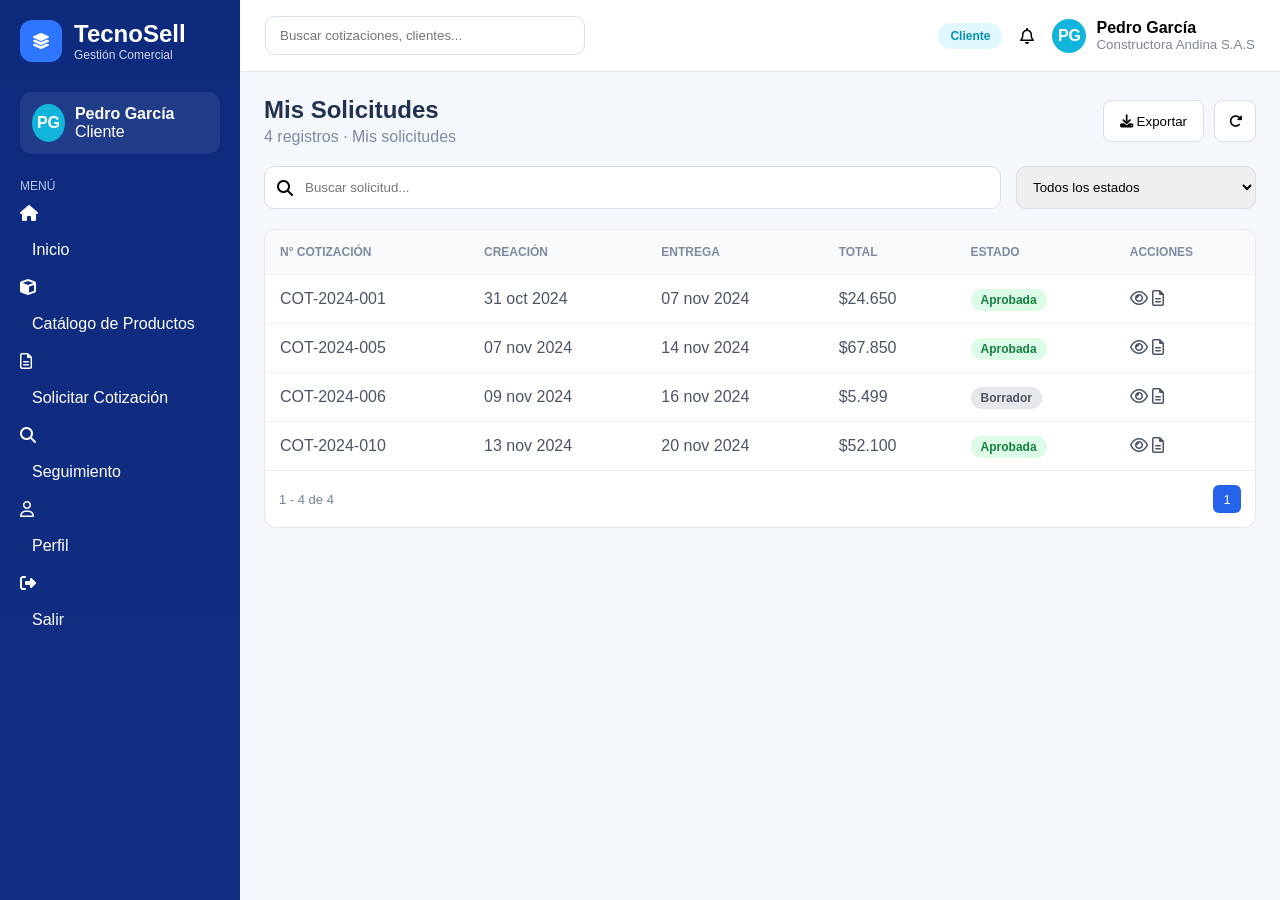
<file: seguimiento.html>
<!DOCTYPE html>
<html lang="es">
<head>
    <meta charset="UTF-8">
    <meta name="viewport" content="width=device-width, initial-scale=1.0">
    <title>Seguimiento</title>
    <link rel="stylesheet" href="https://cdnjs.cloudflare.com/ajax/libs/font-awesome/6.5.2/css/all.min.css">

    <link rel="stylesheet" href="seguimiento.css">
</head>
<body>

<div class="layout">

   <aside class="sidebar">
     <div class="logo">
            <div class="logo-icon">
                <i class="fa-solid fa-layer-group"></i>
            </div>

            <div>
                <h2>TecnoSell</h2>
                <p>Gestión Comercial</p>
            </div>
        </div>

        <div class="user-card">
            <div class="avatar">PG</div>

            <div>
                <strong>Pedro García</strong>
                <span>Cliente</span>
            </div>
        </div>

        <span class="menu-title">MENÚ</span>

        <nav>
            
                <i class="fa-solid fa-house"></i>
                <a href="dashboard.html">Inicio </a>
            </a>

            
                <i class="fa-solid fa-cube"></i>
                <a href="catalogo.html">Catálogo de Productos</a>
            </a>

            
                <i class="fa-regular fa-file-lines"></i>
                <a href="cotizacion.html">Solicitar Cotización</a>
            </a>

            
                <i class="fa-solid fa-magnifying-glass"></i>
                <a href="seguimiento.html">Seguimiento</a>
            </a>

            
                <i class="fa-regular fa-user"></i>
                <a href="perfil.html">Perfil</a>
            </a>

            <i class="fa-solid fa-right-from-bracket"></i>
            <a href="index.html">Salir</a>
        </nav>

    </aside>

    <!-- CONTENIDO -->
    <main class="main">

        <!-- Header -->
        <header class="topbar">

            <input
                type="text"
                placeholder="Buscar cotizaciones, clientes..."
            >

            <div class="topbar-right">

                <span class="chip">
                    Cliente
                </span>

                <i class="fa-regular fa-bell"></i>

                <div class="profile">
                    <div class="avatar small">
                        PG
                    </div>

                    <div>
                        <strong>Pedro García</strong>
                        <small>Constructora Andina S.A.S</small>
                    </div>
                </div>

            </div>

        </header>

        <!-- Página -->
        <section class="content">

            <div class="page-header">

                <div>
                    <h1>Mis Solicitudes</h1>
                    <p>4 registros · Mis solicitudes</p>
                </div>

                <div class="actions">
                    <button class="btn">
                        <i class="fa-solid fa-download"></i>
                        Exportar
                    </button>

                    <button class="btn-icon">
                        <i class="fa-solid fa-rotate-right"></i>
                    </button>
                </div>

            </div>

            <!-- filtros -->

            <div class="filters">

                <div class="search-filter">
                    <i class="fa-solid fa-magnifying-glass"></i>

                    <input
                        type="text"
                        placeholder="Buscar solicitud..."
                    >
                </div>

                <select>
                    <option>Todos los estados</option>
                    <option>Aprobada</option>
                    <option>Borrador</option>
                    <option>Rechazada</option>
                </select>

            </div>

            <!-- tabla -->

            <div class="table-container">

                <table>

                    <thead>

                    <tr>
                        <th>N° COTIZACIÓN</th>
                        <th>CREACIÓN</th>
                        <th>ENTREGA</th>
                        <th>TOTAL</th>
                        <th>ESTADO</th>
                        <th>ACCIONES</th>
                    </tr>

                    </thead>

                    <tbody>

                    <tr>
                        <td>COT-2024-001</td>
                        <td>31 oct 2024</td>
                        <td>07 nov 2024</td>
                        <td>$24.650</td>

                        <td>
                            <span class="status approved">
                                Aprobada
                            </span>
                        </td>

                        <td>
                            <i class="fa-regular fa-eye"></i>
                            <i class="fa-regular fa-file-lines"></i>
                        </td>
                    </tr>

                    <tr>
                        <td>COT-2024-005</td>
                        <td>07 nov 2024</td>
                        <td>14 nov 2024</td>
                        <td>$67.850</td>

                        <td>
                            <span class="status approved">
                                Aprobada
                            </span>
                        </td>

                        <td>
                            <i class="fa-regular fa-eye"></i>
                            <i class="fa-regular fa-file-lines"></i>
                        </td>
                    </tr>

                    <tr>
                        <td>COT-2024-006</td>
                        <td>09 nov 2024</td>
                        <td>16 nov 2024</td>
                        <td>$5.499</td>

                        <td>
                            <span class="status draft">
                                Borrador
                            </span>
                        </td>

                        <td>
                            <i class="fa-regular fa-eye"></i>
                            <i class="fa-regular fa-file-lines"></i>
                        </td>
                    </tr>

                    <tr>
                        <td>COT-2024-010</td>
                        <td>13 nov 2024</td>
                        <td>20 nov 2024</td>
                        <td>$52.100</td>

                        <td>
                            <span class="status approved">
                                Aprobada
                            </span>
                        </td>

                        <td>
                            <i class="fa-regular fa-eye"></i>
                            <i class="fa-regular fa-file-lines"></i>
                        </td>
                    </tr>

                    </tbody>

                </table>

                <div class="pagination">
                    <span>1 - 4 de 4</span>

                    <div class="page-number">
                        1
                    </div>
                </div>

            </div>

        </section>

    </main>

</div>

</body>
</html>
</file>
<file: styles.css>
/* styles.css */
body {
  font-family: Arial, sans-serif;
  background: #f4f6f8;
  margin: 0;
  padding: 0;
}

header {
  text-align: center;
  background: #5d7994;
  color: white;
  padding: 1rem;
}

.login-container {
  display: flex;
  justify-content: center;
  margin-top: 50px;
}

.login-form {
  background: white;
  padding: 2rem;
  border-radius: 8px;
  box-shadow: 0 2px 6px rgba(0,0,0,0.2);
  width: 300px;
}

.login-form label {
  display: block;
  margin-top: 10px;
  font-weight: bold;
}

.login-form input {
  width: 100%;
  padding: 8px;
  margin-top: 5px;
  border: 1px solid #ccc;
  border-radius: 4px;
}

.login-form button {
  width: 100%;
  padding: 10px;
  margin-top: 15px;
  background: #004080;
  color: white;
  border: none;
  border-radius: 4px;
  cursor: pointer;
}

.login-form button:hover {
  background: #0066cc;
}

.options {
  display: flex;
  justify-content: space-between;
  margin-top: 10px;
}

footer {
  text-align: center;
  margin-top: 50px;
  color: #666;
}

a{
  text-decoration: none;
  color: inherit;
}

.error {
    display: block;
    color: red;
    font-size: 13px;
    margin-top: 5px;
    margin-bottom: 10px;
}

.input-error {
    border: 1px solid red;
}
</file>
<file: catalogo.css>
*{
    margin:0;
    padding:0;
    box-sizing:border-box;
    font-family: Inter, sans-serif;
}

body{
    background:#f3f6fb;
}

.layout{
    display:flex;
    min-height:100vh;
}

/* SIDEBAR */

.sidebar{
    width:260px;
    background:linear-gradient(
        180deg,
        #0f2d7f,
        #122d73
    );
    color:#fff;
    padding:24px 16px;
}

.logo{
    display:flex;
    align-items:center;
    gap:12px;
    margin-bottom:30px;
}

.logo-icon{
    width:40px;
    height:40px;
    border-radius:12px;
    background:#2c7cf5;
    display:flex;
    align-items:center;
    justify-content:center;
}

.logo h2{
    font-size:22px;
}

.logo span{
    font-size:12px;
    opacity:.8;
}

.user-card{
    display:flex;
    align-items:center;
    gap:10px;
    background:rgba(255,255,255,.08);
    padding:12px;
    border-radius:12px;
    margin-bottom:25px;
}

.avatar{
    width:38px;
    height:38px;
    border-radius:50%;
    background:#17c0eb;
    display:flex;
    align-items:center;
    justify-content:center;
    font-weight:bold;
}

.menu-title{
    font-size:12px;
    color:#a8b3d8;
    margin-bottom:15px;
    letter-spacing:1px;
}

nav{
    display:flex;
    flex-direction:column;
    gap:6px;
}

nav a{
    display:flex;
    align-items:center;
    gap:10px;
    padding:12px;
    color:#fff;
    text-decoration:none;
    border-radius:10px;
    font-size:14px;
}

nav a.active,
nav a:hover{
    background:rgba(255,255,255,.12);
}

.badge{
    margin-left:auto;
    background:#2c7cf5;
    padding:3px 8px;
    border-radius:20px;
    font-size:11px;
}

/* MAIN */

.main{
    flex:1;
}

.topbar{
    height:74px;
    background:#fff;
    border-bottom:1px solid #e5e9f2;
    padding:0 24px;
    display:flex;
    align-items:center;
    justify-content:space-between;
}

.topbar input{
    width:350px;
    padding:12px 15px;
    border:1px solid #dce3ef;
    border-radius:10px;
}

.topbar-right{
    display:flex;
    align-items:center;
    gap:18px;
}

.chip{
    background:#dff8ff;
    color:#0b7da0;
    padding:6px 14px;
    border-radius:50px;
    font-size:12px;
    font-weight:600;
}

.profile{
    display:flex;
    align-items:center;
    gap:10px;
}

.profile{
    font-size:14px;
}

.profile small{
    display:block;
    color:#8892aa;
}

.avatar.small{
    width:34px;
    height:34px;
}

/* CONTENT */

.content{
    padding:24px;
}

.page-header h1{
    font-size:34px;
    color:#21304e;
}

.page-header p{
    color:#7d869d;
    margin-top:6px;
}

.filters{
    background:#fff;
    padding:14px;
    border-radius:14px;
    margin-top:24px;
    border:1px solid #e4e8f0;
}

.filters input{
    width:100%;
    padding:12px;
    border:1px solid #dce3ef;
    border-radius:10px;
    margin-bottom:14px;
}

.tabs{
    display:flex;
    gap:8px;
    flex-wrap:wrap;
}

.tabs button{
    border:none;
    padding:8px 14px;
    background:#eff3f9;
    border-radius:8px;
    cursor:pointer;
}

.tabs button.active{
    background:#2d68ff;
    color:#fff;
}

/* PRODUCTS */

.products-grid{
    margin-top:20px;
    display:grid;
    grid-template-columns:repeat(auto-fill,minmax(280px,1fr));
    gap:20px;
}

.product-card{
    background:#fff;
    border-radius:14px;
    overflow:hidden;
    border:1px solid #e4e8f0;
    position:relative;
    transition:.3s;
}

.product-card:hover{
    transform:translateY(-3px);
    box-shadow:0 10px 25px rgba(0,0,0,.08);
}

.category{
    position:absolute;
    top:12px;
    left:12px;
    background:#fff;
    color:#2750c7;
    padding:6px 10px;
    border-radius:999px;
    font-size:12px;
    font-weight:600;
    z-index:2;
}

.product-card img{
    width:100%;
    height:200px;
    object-fit:cover;
}

.product-info{
    padding:15px;
}

.product-info small{
    color:#9aa3b7;
}

.product-info h3{
    margin:8px 0;
    color:#23324b;
}

.product-info p{
    font-size:14px;
    color:#727c93;
    margin-bottom:15px;
}

.card-footer{
    display:flex;
    align-items:center;
    justify-content:space-between;
}

.card-footer h2{
    color:#2462ff;
    font-size:24px;
}

.card-footer span{
    color:#8b94a8;
    font-size:13px;
}

.card-footer button{
    background:#2462ff;
    color:#fff;
    border:none;
    padding:10px 18px;
    border-radius:8px;
    cursor:pointer;
    font-weight:600;
}
</file>
<file: cotizacion.css>
*{
margin:0;
padding:0;
box-sizing:border-box;
font-family:Inter,Arial,sans-serif;
}

body{
background:#f4f7fb;
}

.container{
display:flex;
min-height:100vh;
}

/* SIDEBAR */

.sidebar{
width:240px;
background:#112c77;
color:white;
padding:20px;
}

.brand{
display:flex;
gap:10px;
align-items:center;
margin-bottom:30px;
}

.brand-icon{
width:40px;
height:40px;
border-radius:12px;
background:#2b74ff;
display:flex;
align-items:center;
justify-content:center;
}

.brand span{
font-size:12px;
opacity:.8;
}

.user{
margin-bottom:25px;
padding:12px;
border-radius:12px;
background:rgba(255,255,255,.1);
display:flex;
gap:10px;
}

.avatar{
width:38px;
height:38px;
border-radius:50%;
background:#15b3e4;
display:flex;
align-items:center;
justify-content:center;
font-weight:bold;
}

.menu-title{
font-size:12px;
margin-bottom:10px;
opacity:.7;
}

nav{
display:flex;
flex-direction:column;
gap:8px;
}

nav a{
color:white;
text-decoration:none;
padding:12px;
border-radius:8px;
display:flex;
gap:10px;
align-items:center;
}

nav a.active,
nav a:hover{
background:rgba(255,255,255,.1);
}

.badge{
background:#2d73ff;
padding:3px 8px;
border-radius:20px;
font-size:11px;
margin-left:auto;
}

/* MAIN */

.main{
flex:1;
}

.topbar{
height:70px;
background:white;
padding:0 25px;
display:flex;
justify-content:space-between;
align-items:center;
border-bottom:1px solid #e5e7eb;
}

.topbar input{
width:300px;
padding:12px;
border:1px solid #d9dee8;
border-radius:10px;
}

.profile-box{
display:flex;
align-items:center;
gap:12px;
}

.small{
width:34px;
height:34px;
}

.chip{
background:#dff7ff;
color:#1095c4;
padding:5px 12px;
border-radius:20px;
font-size:12px;
}

/* CONTENT */

.content{
padding:25px;
}

.content h1{
color:#23324d;
margin-bottom:5px;
}

.subtitle{
color:#7d8798;
margin-bottom:18px;
}

.layout-grid{
display:grid;
grid-template-columns:1fr 330px;
gap:20px;
}

.search{
width:100%;
padding:14px;
border:1px solid #dfe5ef;
border-radius:12px;
margin-bottom:15px;
}

/* PRODUCTS */

.products{
display:grid;
grid-template-columns:repeat(2,1fr);
gap:12px;
}

.product{
background:white;
border:1px solid #e4e8f0;
border-radius:12px;
padding:12px;
display:flex;
gap:10px;
}

.product.selected{
border:2px solid #2d73ff;
}

.product img{
width:60px;
height:60px;
border-radius:10px;
object-fit:cover;
}

.product h3{
font-size:14px;
margin-bottom:5px;
}

.product p{
font-size:12px;
color:#7a869b;
}

.product span{
display:block;
margin-top:8px;
font-weight:bold;
color:#2563ff;
}

/* SUMMARY */

.summary{
background:white;
border:1px solid #e4e8f0;
border-radius:12px;
padding:20px;
height:fit-content;
}

.summary h3{
margin-bottom:20px;
}

.summary-item{
display:flex;
justify-content:space-between;
margin-bottom:12px;
font-size:14px;
}

.total{
display:flex;
justify-content:space-between;
margin:20px 0;
font-size:18px;
font-weight:bold;
}

.summary label{
display:block;
margin-top:12px;
margin-bottom:5px;
font-size:13px;
font-weight:600;
}

.summary input,
.summary textarea{
width:100%;
padding:10px;
border:1px solid #dfe5ef;
border-radius:8px;
}

.summary textarea{
height:80px;
resize:none;
}

.btn{
margin-top:18px;
width:100%;
padding:14px;
border:none;
background:#2d73ff;
color:white;
font-weight:bold;
border-radius:10px;
cursor:pointer;
}

.btn:hover{
background:#1d60ea;
}

.summary-item {
    display: flex;
    flex-direction: column;
    gap: 10px;
    padding: 15px 0;
    border-bottom: 1px solid #eee;
}

.summary-product {
    display: flex;
    align-items: center;
    gap: 12px;
}

.summary-product img {
    width: 55px;
    height: 55px;
    object-fit: cover;
    border-radius: 8px;
}

.summary-product div {
    display: flex;
    flex-direction: column;
    gap: 4px;
}

.summary-product strong {
    font-size: 14px;
}

.summary-product span {
    color: #666;
    font-size: 13px;
}

.summary-actions {
    display: flex;
    align-items: center;
    gap: 8px;
}

.quantity-btn {
    width: 28px;
    height: 28px;
    border: none;
    border-radius: 5px;
    cursor: pointer;
    background: #eee;
}

.delete-btn {
    margin-left: auto;
    border: none;
    background: transparent;
    color: #d9534f;
    cursor: pointer;
}

.subtotal {
    text-align: right;
    font-size: 14px;
}

.empty {
    text-align: center;
    color: #888;
    padding: 20px;
}
</file>
<file: dashboard.css>
*{
    margin:0;
    padding:0;
    box-sizing:border-box;
    font-family:Arial, sans-serif;
}

body{
    background:#f5f7fb;
}

.layout{
    display:flex;
    min-height:100vh;
}

/* SIDEBAR */

.sidebar{
    width:260px;
    background:linear-gradient(180deg,#0f2d7a,#112866);
    color:white;
    padding:20px;
}

.logo{
    display:flex;
    gap:12px;
    align-items:center;
    margin-bottom:30px;
}

.logo-icon{
    width:40px;
    height:40px;
    border-radius:12px;
    background:#2d72ff;
    display:flex;
    justify-content:center;
    align-items:center;
}

.logo span{
    font-size:12px;
    opacity:.8;
}

.user-card{
    display:flex;
    align-items:center;
    gap:10px;
    background:rgba(255,255,255,.08);
    padding:12px;
    border-radius:12px;
    margin-bottom:25px;
}

.avatar{
    width:38px;
    height:38px;
    border-radius:50%;
    background:#18a8d6;
    display:flex;
    align-items:center;
    justify-content:center;
    font-weight:bold;
}

.small{
    width:34px;
    height:34px;
}

.menu-title{
    font-size:12px;
    color:#9fb0db;
    margin-bottom:10px;
}

nav{
    display:flex;
    flex-direction:column;
    gap:8px;
}

nav a{
    color:white;
    text-decoration:none;
    padding:12px;
    border-radius:10px;
    display:flex;
    align-items:center;
    gap:10px;
}

nav a:hover,
nav a.active{
    background:rgba(255,255,255,.12);
}

.badge{
    margin-left:auto;
    background:#2970ff;
    padding:4px 8px;
    border-radius:20px;
    font-size:11px;
}

/* MAIN */

.main{
    flex:1;
}

.topbar{
    height:70px;
    background:white;
    border-bottom:1px solid #e5e7eb;
    display:flex;
    align-items:center;
    justify-content:space-between;
    padding:0 25px;
}

.search-box{
    display:flex;
    align-items:center;
    background:#f7f8fb;
    border:1px solid #dde2eb;
    border-radius:10px;
    padding:0 12px;
}

.search-box input{
    border:none;
    background:none;
    padding:10px;
    width:300px;
    outline:none;
}

.topbar-right{
    display:flex;
    align-items:center;
    gap:20px;
}

.chip{
    background:#dff8ff;
    color:#0097b7;
    padding:5px 12px;
    border-radius:20px;
    font-size:12px;
}

.profile{
    display:flex;
    gap:10px;
    align-items:center;
}

.profile small{
    display:block;
    color:#7c879a;
}

.bell{
    cursor:pointer;
}

/* CONTENT */

.content{
    padding:24px;
}

.welcome h1{
    color:#23324d;
    margin-bottom:5px;
}

.welcome p{
    color:#75829a;
    margin-bottom:20px;
}

/* KPI */

.stats{
    display:flex;
    gap:15px;
    margin-bottom:20px;
}

.stat-card{
    flex:1;
    background:white;
    border-radius:12px;
    padding:20px;
    border:1px solid #e5e7eb;
    display:flex;
    justify-content:space-between;
    align-items:center;
}

.stat-card span{
    color:#8a94a8;
    font-size:12px;
}

.stat-card h2{
    margin-top:8px;
}

.icon{
    width:42px;
    height:42px;
    border-radius:12px;
    display:flex;
    align-items:center;
    justify-content:center;
    color:white;
}

.blue{
    background:#0ea5e9;
}

.green{
    background:#10b981;
}

.orange{
    background:#f59e0b;
}

/* ACTIONS */

.actions{
    display:grid;
    grid-template-columns:1fr 1fr;
    gap:20px;
    margin-bottom:20px;
}

.action-card{
    background:white;
    border:1px solid #e5e7eb;
    border-radius:12px;
    padding:20px;
    display:flex;
    align-items:center;
    gap:15px;
}

.action-icon{
    width:42px;
    height:42px;
    border-radius:12px;
    background:#e9f0ff;
    color:#2d72ff;
    display:flex;
    align-items:center;
    justify-content:center;
}

.secondary{
    background:#dff8ff;
    color:#00a6c6;
}

.action-card p{
    color:#7c879a;
    margin-top:5px;
}

/* TABLE */

.table-card{
    background:white;
    border:1px solid #e5e7eb;
    border-radius:12px;
    overflow:hidden;
}

.table-title{
    padding:18px;
    font-weight:bold;
}

table{
    width:100%;
    border-collapse:collapse;
}

thead{
    background:#f8fafc;
}

th{
    text-align:left;
    padding:15px;
    font-size:12px;
    color:#8a94a8;
}

td{
    padding:15px;
    border-top:1px solid #edf1f7;
}

.status{
    padding:4px 10px;
    border-radius:20px;
    font-size:12px;
    font-weight:bold;
}

.approved{
    background:#dff7e8;
    color:#14a35b;
}

.draft{
    background:#eceff3;
    color:#6b7280;
}
</file>
<file: gestionUsuario.css>
*{
    margin:0;
    padding:0;
    box-sizing:border-box;
    font-family:Segoe UI,Arial,sans-serif;
}

body{
    background:#f4f6fb;
}

.layout{
    display:flex;
    min-height:100vh;
}

.sidebar{
    width:260px;
    min-width:260px;
    background:linear-gradient(180deg,#0b266d,#14398f);
    color:#fff;
    padding:16px;
}

.logo{
    display:flex;
    gap:12px;
    align-items:center;
    margin-bottom:25px;
}

.logo-icon{
    width:40px;
    height:40px;
    border-radius:12px;
    background:#2f73ff;
    display:flex;
    align-items:center;
    justify-content:center;
}

.user-card{
    display:flex;
    gap:10px;
    align-items:center;
    background:rgba(255,255,255,.08);
    padding:12px;
    border-radius:12px;
    margin-bottom:20px;
}

.avatar{
    width:36px;
    height:36px;
    border-radius:50%;
    display:flex;
    align-items:center;
    justify-content:center;
    font-size:12px;
    font-weight:700;
    color:white;
    background:#2563eb;
}

.menu-title{
    font-size:11px;
    color:#c3d0f3;
    margin-bottom:10px;
}

nav{
    display:flex;
    flex-direction:column;
    gap:4px;
}

nav a{
    color:white;
    text-decoration:none;
    padding:12px;
    border-radius:10px;
    display:flex;
    align-items:center;
    gap:10px;
}

nav a.active{
    background:rgba(255,255,255,.14);
}

.badge{
    margin-left:auto;
    background:#2f73ff;
    border-radius:20px;
    padding:4px 8px;
    font-size:10px;
}

.plan-card{
    margin-top:30px;
    padding:14px;
    background:rgba(255,255,255,.08);
    border-radius:12px;
}

.progress{
    height:6px;
    border-radius:20px;
    background:rgba(255,255,255,.2);
    margin:10px 0;
}

.progress-bar{
    width:67%;
    height:100%;
    border-radius:20px;
    background:#83d0ff;
}

.plan-card button{
    background:none;
    border:none;
    color:#8fd9ff;
    cursor:pointer;
}

.main{
    flex:1;
}

.topbar{
    height:70px;
    background:white;
    border-bottom:1px solid #e5e7eb;
    display:flex;
    justify-content:space-between;
    align-items:center;
    padding:0 24px;
}

.search-box{
    width:360px;
    border:1px solid #dde4ef;
    border-radius:10px;
    padding:10px;
    display:flex;
    gap:10px;
}

.search-box input{
    width:100%;
    border:none;
    outline:none;
}

.top-actions{
    display:flex;
    gap:18px;
    align-items:center;
}

.role-chip{
    background:#e6eeff;
    color:#2563eb;
    padding:5px 12px;
    border-radius:20px;
    font-size:12px;
}

.content{
    padding:24px;
}

.page-header{
    display:flex;
    justify-content:space-between;
    margin-bottom:20px;
}

.primary-button{
    background:#2563eb;
    color:white;
    border:none;
    padding:12px 18px;
    border-radius:8px;
    cursor:pointer;
}

.stats{
    display:grid;
    grid-template-columns:repeat(3,1fr);
    gap:14px;
    margin-bottom:20px;
}

.stat-card{
    background:white;
    border:1px solid #e5e7eb;
    border-radius:12px;
    padding:18px;
    display:flex;
    gap:14px;
    align-items:center;
}

.stat-icon{
    width:42px;
    height:42px;
    border-radius:12px;
    display:flex;
    align-items:center;
    justify-content:center;
    color:white;
}

.blue{background:#2563eb;}
.purple{background:#9333ea;}
.cyan{background:#0891b2;}

.filters{
    background:white;
    border:1px solid #e5e7eb;
    padding:12px;
    border-radius:12px;
    display:flex;
    gap:12px;
    margin-bottom:20px;
}

.filters input{
    flex:1;
    border:1px solid #dbe2ec;
    border-radius:8px;
    padding:12px;
}

.filter-buttons{
    display:flex;
    gap:8px;
}

.filter-buttons button{
    border:none;
    padding:10px 14px;
    border-radius:8px;
    background:#eef2f7;
    cursor:pointer;
}

.filter-buttons .active{
    background:#2563eb;
    color:white;
}

.table-card{
    background:white;
    border:1px solid #e5e7eb;
    border-radius:12px;
    overflow:hidden;
}

table{
    width:100%;
    border-collapse:collapse;
}

th{
    text-align:left;
    font-size:12px;
    color:#7c889c;
    padding:14px;
    background:#f8fafc;
}

td{
    padding:14px;
    border-top:1px solid #edf1f7;
}

.user-cell{
    display:flex;
    align-items:center;
    gap:10px;
}

.blue-bg{background:#2563eb;}
.purple-bg{background:#8b5cf6;}
.cyan-bg{background:#0891b2;}
.green-bg{background:#10b981;}
.red-bg{background:#ef4444;}

.role{
    padding:4px 10px;
    border-radius:20px;
    font-size:12px;
    font-weight:600;
}

.admin{
    background:#dbeafe;
    color:#2563eb;
}

.commercial{
    background:#f3e8ff;
    color:#9333ea;
}

.client{
    background:#dff7ff;
    color:#0891b2;
}

.status{
    padding:4px 10px;
    border-radius:20px;
    font-size:12px;
}

.active{
    background:#dcfce7;
    color:#15803d;
}

.inactive{
    background:#fee2e2;
    color:#b91c1c;
}

.actions-cell{
    color:#94a3b8;
}

.actions-cell i{
    margin-right:10px;
    cursor:pointer;
}
</file>
<file: perfil.css>
/* =========================
   PERFIL.CSS COMPLETO
   Pantalla Mi Perfil
========================= */

:root{
    --primary:#2563eb;
    --primary-dark:#1d4ed8;
    --sidebar-start:#0b2772;
    --sidebar-end:#14378f;
    --bg:#f3f6fb;
    --white:#ffffff;
    --border:#e5e9f2;
    --text:#24324b;
    --muted:#7b879c;
    --success-bg:#dff7ff;
    --success-text:#0891b2;
}

*{
    margin:0;
    padding:0;
    box-sizing:border-box;
    font-family:'Segoe UI',Arial,sans-serif;
}

body{
    background:var(--bg);
}

/* =========================
   LAYOUT
========================= */

.layout{
    display:flex;
    min-height:100vh;
}

.main{
    flex:1;
    display:flex;
    flex-direction:column;
}

/* =========================
   SIDEBAR
========================= */

.sidebar{
    width:260px;
    min-width:260px;
    background:linear-gradient(
        180deg,
        var(--sidebar-start),
        var(--sidebar-end)
    );
    color:white;
    padding:16px;
}

.logo{
    display:flex;
    align-items:center;
    gap:12px;
    margin-bottom:25px;
}

.logo-icon{
    width:42px;
    height:42px;
    border-radius:12px;
    background:#3182ff;
    display:flex;
    align-items:center;
    justify-content:center;
}

.logo h2{
    font-size:24px;
    font-weight:700;
}

.logo span{
    font-size:12px;
    opacity:.8;
}

.user-card{
    display:flex;
    align-items:center;
    gap:10px;
    padding:12px;
    border-radius:12px;
    background:rgba(255,255,255,.08);
    margin-bottom:24px;
}

.avatar{
    width:36px;
    height:36px;
    border-radius:8px;
    background:#0ea5c6;
    color:white;
    display:flex;
    justify-content:center;
    align-items:center;
    font-weight:700;
}

.user-card small{
    display:block;
    font-size:12px;
    opacity:.7;
}

.menu-title{
    display:block;
    font-size:11px;
    color:#b8c7f0;
    margin-bottom:12px;
    font-weight:600;
}

nav{
    display:flex;
    flex-direction:column;
    gap:4px;
}

nav a{
    color:white;
    text-decoration:none;
    display:flex;
    align-items:center;
    gap:10px;
    padding:12px;
    border-radius:10px;
    transition:.2s;
}

nav a:hover{
    background:rgba(255,255,255,.08);
}

nav a.active{
    background:rgba(255,255,255,.15);
}

.badge{
    margin-left:auto;
    background:#2970ff;
    font-size:10px;
    padding:4px 8px;
    border-radius:30px;
    font-weight:700;
}

/* =========================
   TOPBAR
========================= */

.topbar{
    height:70px;
    background:white;
    border-bottom:1px solid var(--border);
    display:flex;
    justify-content:space-between;
    align-items:center;
    padding:0 24px;
}

.search-box{
    width:360px;
    border:1px solid #d9e1eb;
    border-radius:10px;
    display:flex;
    align-items:center;
    gap:10px;
    padding:10px 14px;
}

.search-box i{
    color:#94a3b8;
}

.search-box input{
    width:100%;
    border:none;
    outline:none;
}

.topbar-right{
    display:flex;
    align-items:center;
    gap:18px;
}

.chip{
    background:#dff7ff;
    color:#0891b2;
    padding:5px 12px;
    border-radius:20px;
    font-size:12px;
    font-weight:600;
}

.profile-preview{
    display:flex;
    align-items:center;
    gap:10px;
}

.avatar-small{
    width:34px;
    height:34px;
    border-radius:50%;
    background:#0ea5c6;
    color:white;
    display:flex;
    justify-content:center;
    align-items:center;
    font-weight:700;
    font-size:12px;
}

.profile-preview small{
    display:block;
    color:var(--muted);
    font-size:12px;
}

/* =========================
   CONTENIDO
========================= */

.content{
    padding:28px;
}

.content h1{
    color:var(--text);
    margin-bottom:18px;
    font-size:38px;
}

/* =========================
   CARDS
========================= */

.card{
    background:white;
    border:1px solid var(--border);
    border-radius:14px;
    padding:18px;
    margin-bottom:18px;
}

.profile-header{
    display:flex;
    justify-content:space-between;
    align-items:flex-start;
}

.profile-info{
    display:flex;
    gap:16px;
}

.avatar-large{
    width:72px;
    height:72px;
    border-radius:12px;
    background:#1095be;
    color:white;
    display:flex;
    align-items:center;
    justify-content:center;
    font-size:28px;
    font-weight:700;
}

.name-row{
    display:flex;
    align-items:center;
    gap:10px;
}

.name-row h2{
    color:var(--text);
    font-size:28px;
}

.role-badge{
    background:#dff7ff;
    color:#0891b2;
    padding:4px 10px;
    border-radius:20px;
    font-size:12px;
    font-weight:600;
}

.company{
    margin-top:4px;
    color:var(--muted);
}

.contact-row{
    display:flex;
    gap:20px;
    margin-top:10px;
    color:#64748b;
    font-size:14px;
}

.contact-row i{
    margin-right:6px;
}

/* =========================
   DIVIDER
========================= */

hr{
    border:none;
    border-top:1px solid #edf2f7;
    margin:20px 0;
}

/* =========================
   FORMULARIOS
========================= */

.form-grid{
    display:grid;
    grid-template-columns:1fr 1fr;
    gap:16px;
}

.field label{
    display:block;
    margin-bottom:6px;
    font-size:13px;
    font-weight:600;
    color:#475569;
}

.field input{
    width:100%;
    height:42px;
    padding:0 12px;
    border:1px solid #d6dde8;
    border-radius:8px;
    outline:none;
    transition:.2s;
}

.field input:focus{
    border-color:var(--primary);
}

.password-grid{
    display:grid;
    grid-template-columns:1fr 1fr;
    gap:16px;
    margin-top:15px;
}

/* =========================
   BOTONES
========================= */

.actions{
    display:flex;
    justify-content:flex-end;
    gap:10px;
    margin-top:20px;
}

.btn-primary{
    background:var(--primary);
    border:none;
    color:white;
    padding:11px 18px;
    border-radius:8px;
    cursor:pointer;
    font-weight:600;
}

.btn-primary:hover{
    background:var(--primary-dark);
}

.btn-secondary{
    background:white;
    border:1px solid #d4d8df;
    padding:11px 18px;
    border-radius:8px;
    cursor:pointer;
    font-weight:600;
}

/* =========================
   SEGURIDAD
========================= */

.security-title{
    color:var(--text);
    margin-bottom:18px;
    font-size:18px;
}

.security-title i{
    color:var(--primary);
    margin-right:8px;
}

/* =========================
   RESPONSIVE
========================= */

@media(max-width:1100px){

    .sidebar{
        width:220px;
        min-width:220px;
    }

    .form-grid,
    .password-grid{
        grid-template-columns:1fr;
    }

    .profile-header{
        flex-direction:column;
        gap:20px;
    }

    .contact-row{
        flex-direction:column;
        gap:8px;
    }
}

@media(max-width:768px){

    .sidebar{
        display:none;
    }

    .search-box{
        width:220px;
    }

    .content{
        padding:16px;
    }

    .content h1{
        font-size:28px;
    }
}
</file>
<file: reportes.css>
* {
            margin: 0;
            padding: 0;
            box-sizing: border-box;
        }

        body {
            font-family: Inter, Arial, Helvetica, sans-serif;
            background: #f4f7fb;
            color: #172033;
        }

        button {
            font-family: inherit;
        }

        /* =========================
           LAYOUT
        ========================= */

        .app {
            display: flex;
            min-height: 100vh;
        }

        /* =========================
           SIDEBAR
        ========================= */

        .sidebar {
            width: 145px;
            min-height: 100vh;
            background: #12275f;
            color: white;
            display: flex;
            flex-direction: column;
            position: fixed;
            left: 0;
            top: 0;
            bottom: 0;
        }

        .logo {
            height: 65px;
            display: flex;
            align-items: center;
            padding: 0 12px;
            border-bottom: 1px solid rgba(255,255,255,.08);
        }

        .logo-icon {
            width: 27px;
            height: 27px;
            background: #2e5ddd;
            border-radius: 7px;
            display: flex;
            align-items: center;
            justify-content: center;
            margin-right: 7px;
            font-size: 14px;
            font-weight: 800;
        }

        .logo-text {
            line-height: 13px;
        }

        .logo-text strong {
            display: block;
            font-size: 12px;
            letter-spacing: -.3px;
        }

        .logo-text span {
            font-size: 8px;
            opacity: .85;
        }

        .user-box {
            margin: 10px 8px;
            padding: 10px 7px;
            border-radius: 8px;
            background: rgba(255,255,255,.08);
            display: flex;
            align-items: center;
            gap: 7px;
        }

        .avatar {
            width: 26px;
            height: 26px;
            background: #3865dc;
            border-radius: 50%;
            display: flex;
            align-items: center;
            justify-content: center;
            font-size: 9px;
            font-weight: bold;
            flex-shrink: 0;
        }

        .user-info strong {
            display: block;
            font-size: 9px;
        }

        .user-info span {
            display: block;
            font-size: 8px;
            opacity: .7;
            margin-top: 2px;
        }

        .menu-title {
            padding: 7px 15px;
            font-size: 8px;
            color: rgba(255,255,255,.5);
            text-transform: uppercase;
            letter-spacing: .7px;
        }

        .menu {
            padding: 0 7px;
        }

        .menu-item {
            height: 34px;
            display: flex;
            align-items: center;
            gap: 9px;
            padding: 0 9px;
            margin-bottom: 2px;
            border-radius: 6px;
            color: rgba(255,255,255,.72);
            text-decoration: none;
            font-size: 9px;
            transition: .2s;
        }

        .menu-item:hover {
            background: rgba(255,255,255,.08);
            color: white;
        }

        .menu-item.active {
            background: #405582;
            color: white;
        }

        .menu-icon {
            width: 13px;
            text-align: center;
            font-size: 11px;
        }

        .new-badge {
            margin-left: auto;
            background: #16d66d;
            color: white;
            padding: 2px 4px;
            border-radius: 5px;
            font-size: 6px;
            font-weight: bold;
        }

        .sidebar-bottom {
            margin-top: auto;
            padding: 10px 7px;
            border-top: 1px solid rgba(255,255,255,.08);
        }

        .plan-card {
            background: rgba(255,255,255,.08);
            padding: 9px;
            border-radius: 7px;
        }

        .plan-card strong {
            font-size: 8px;
            display: block;
        }

        .plan-card p {
            font-size: 7px;
            opacity: .7;
            margin: 3px 0 6px;
        }

        .progress {
            height: 3px;
            background: rgba(255,255,255,.15);
            border-radius: 10px;
            overflow: hidden;
        }

        .progress span {
            width: 67%;
            height: 100%;
            background: #5182ff;
            display: block;
        }

        .plan-card a {
            display: block;
            margin-top: 7px;
            color: #80a4ff;
            font-size: 7px;
        }
        nav a{
            color:white;
            text-decoration:none;
        }

        /* =========================
           MAIN
        ========================= */

        .main {
            margin-left: 145px;
            width: calc(100% - 145px);
            min-height: 100vh;
        }

        .topbar {
            height: 54px;
            background: white;
            border-bottom: 1px solid #e8ecf3;
            display: flex;
            align-items: center;
            padding: 0 18px;
            gap: 15px;
        }

        .close {
            color: #657086;
            font-size: 17px;
        }

        .search {
            width: 310px;
            height: 30px;
            background: #f6f8fb;
            border: 1px solid #edf0f5;
            border-radius: 5px;
            display: flex;
            align-items: center;
            padding: 0 10px;
            color: #a0a9ba;
            font-size: 9px;
        }

        .search span {
            margin-right: 7px;
        }

        .top-actions {
            margin-left: auto;
            display: flex;
            align-items: center;
            gap: 12px;
        }

        .role {
            background: #e9f0ff;
            color: #2e60ca;
            padding: 4px 8px;
            border-radius: 10px;
            font-size: 7px;
            font-weight: 600;
        }

        .notification {
            font-size: 13px;
            color: #7c8597;
        }

        .profile {
            display: flex;
            align-items: center;
            gap: 7px;
        }

        .profile .avatar {
            width: 27px;
            height: 27px;
        }

        .profile-info strong {
            display: block;
            font-size: 9px;
        }

        .profile-info span {
            font-size: 7px;
            color: #8790a0;
        }

        /* =========================
           CONTENT
        ========================= */

        .content {
            padding: 18px 17px 25px;
        }

        .page-header {
            display: flex;
            align-items: center;
            margin-bottom: 17px;
        }

        .page-title h1 {
            font-size: 19px;
            color: #172033;
            margin-bottom: 3px;
        }

        .page-title p {
            font-size: 9px;
            color: #8b94a5;
        }

        .period {
            margin-left: auto;
            display: flex;
            align-items: center;
            gap: 13px;
        }

        .period span {
            font-size: 8px;
            color: #667085;
        }

        .period span.active {
            color: #2859ce;
            font-weight: 600;
        }

        .export {
            display: flex;
            gap: 7px;
            margin-left: 5px;
        }

        .export button {
            height: 27px;
            padding: 0 9px;
            border: 1px solid #e1e5ec;
            background: white;
            border-radius: 5px;
            font-size: 8px;
            color: #596273;
            cursor: pointer;
        }

        /* =========================
           KPI CARDS
        ========================= */

        .kpis {
            display: grid;
            grid-template-columns: repeat(4, 1fr);
            gap: 10px;
            margin-bottom: 10px;
        }

        .kpi {
            background: white;
            border: 1px solid #e4e9f1;
            border-radius: 8px;
            padding: 11px 13px;
            min-height: 65px;
            box-shadow: 0 1px 2px rgba(15, 23, 42, .02);
        }

        .kpi-label {
            display: flex;
            align-items: center;
            gap: 5px;
            color: #717b8d;
            font-size: 7px;
            text-transform: uppercase;
            letter-spacing: .3px;
            font-weight: 600;
        }

        .status-dot {
            width: 7px;
            height: 7px;
            border-radius: 50%;
            border: 1px solid currentColor;
        }

        .green {
            color: #14b86a;
        }

        .red {
            color: #f05252;
        }

        .orange {
            color: #ef9d22;
        }

        .purple {
            color: #7954df;
        }

        .kpi-value {
            font-size: 19px;
            font-weight: 700;
            margin-top: 4px;
            color: #172033;
        }

        .kpi-change {
            font-size: 7px;
            margin-top: 2px;
            font-weight: 600;
        }

        /* =========================
           CHART GRID
        ========================= */

        .charts {
            display: grid;
            grid-template-columns: 1fr 1fr;
            gap: 10px;
            margin-bottom: 10px;
        }

        .card {
            background: white;
            border: 1px solid #e4e9f1;
            border-radius: 8px;
            box-shadow: 0 1px 2px rgba(15, 23, 42, .02);
        }

        .chart-card {
            height: 181px;
            padding: 12px;
        }

        .card-title {
            font-size: 10px;
            font-weight: 700;
            color: #263247;
            margin-bottom: 2px;
        }

        .card-subtitle {
            font-size: 7px;
            color: #8d96a6;
        }

        /* =========================
           BAR CHART
        ========================= */

        .bar-chart {
            height: 115px;
            display: flex;
            margin-top: 7px;
        }

        .y-axis {
            width: 38px;
            display: flex;
            flex-direction: column;
            justify-content: space-between;
            padding-bottom: 17px;
        }

        .y-axis span {
            font-size: 6px;
            color: #9ba4b3;
            text-align: right;
        }

        .bars-area {
            flex: 1;
            display: flex;
            align-items: flex-end;
            justify-content: space-around;
            position: relative;
            border-bottom: 1px solid #e9edf3;
            background: repeating-linear-gradient(
                to bottom,
                transparent 0,
                transparent 24px,
                #edf1f6 25px
            );
        }

        .bar-group {
            height: 100%;
            display: flex;
            flex-direction: column;
            justify-content: flex-end;
            align-items: center;
            width: 13%;
        }

        .bar {
            width: 70%;
            background: #2858d5;
            border-radius: 2px 2px 0 0;
            min-height: 8px;
        }

        .bar-label {
            position: absolute;
            bottom: -16px;
            font-size: 7px;
            color: #8b94a5;
        }

        /* =========================
           LINE CHART
        ========================= */

        .line-chart {
            height: 115px;
            margin-top: 6px;
            position: relative;
        }

        .line-chart svg {
            width: 100%;
            height: 100%;
            overflow: visible;
        }

        .chart-legend {
            position: absolute;
            bottom: -1px;
            left: 50%;
            transform: translateX(-50%);
            display: flex;
            gap: 12px;
            white-space: nowrap;
            font-size: 7px;
            color: #7e8797;
        }

        .legend-item {
            display: flex;
            align-items: center;
            gap: 4px;
        }

        .legend-line {
            width: 8px;
            height: 2px;
        }

        .legend-green {
            background: #16b878;
        }

        .legend-gray {
            background: #8d9bad;
        }

        /* =========================
           BOTTOM CARDS
        ========================= */

        .bottom-grid {
            display: grid;
            grid-template-columns: 1fr 1fr;
            gap: 10px;
        }

        .table-card {
            min-height: 175px;
            padding: 12px;
        }

        .table-header {
            margin-bottom: 8px;
        }

        table {
            width: 100%;
            border-collapse: collapse;
        }

        th {
            text-align: left;
            color: #8992a2;
            font-size: 6px;
            text-transform: uppercase;
            letter-spacing: .5px;
            font-weight: 600;
            padding: 6px 5px;
            border-bottom: 1px solid #edf0f4;
        }

        td {
            padding: 8px 5px;
            border-bottom: 1px solid #f0f2f6;
            font-size: 8px;
            color: #394458;
        }

        td strong {
            color: #29344a;
            font-weight: 600;
        }

        .product-number {
            width: 20px;
        }

        .product-name {
            display: flex;
            align-items: center;
            gap: 7px;
        }

        .product-icon {
            width: 14px;
            height: 14px;
            background: #fff5d9;
            color: #e9aa27;
            border-radius: 50%;
            display: flex;
            align-items: center;
            justify-content: center;
            font-size: 7px;
        }

        .quote-count {
            display: flex;
            align-items: center;
            gap: 5px;
        }

        .mini-progress {
            width: 32px;
            height: 3px;
            border-radius: 4px;
            background: #edf0f5;
            overflow: hidden;
        }

        .mini-progress span {
            height: 100%;
            width: 80%;
            background: #3981ff;
            display: block;
        }

        .client {
            display: flex;
            align-items: center;
            padding: 7px 3px;
            border-bottom: 1px solid #f0f2f6;
        }

        .client-avatar {
            width: 23px;
            height: 23px;
            border-radius: 50%;
            background: #e8f0ff;
            color: #3b66cf;
            display: flex;
            align-items: center;
            justify-content: center;
            font-size: 7px;
            font-weight: bold;
            margin-right: 8px;
        }

        .client-info {
            flex: 1;
        }

        .client-info strong {
            display: block;
            font-size: 8px;
            color: #263247;
        }

        .client-info span {
            display: block;
            margin-top: 3px;
            font-size: 6px;
            color: #8b94a5;
        }

        .client-status {
            width: 5px;
            height: 5px;
            background: #16c878;
            border-radius: 50%;
        }

        /* =========================
           HELP BUTTON
        ========================= */

        .help {
            position: fixed;
            right: 10px;
            bottom: 10px;
            width: 20px;
            height: 20px;
            background: #292929;
            color: white;
            border-radius: 50%;
            display: flex;
            align-items: center;
            justify-content: center;
            font-size: 10px;
            box-shadow: 0 2px 7px rgba(0,0,0,.2);
        }

        /* =========================
           RESPONSIVE
        ========================= */

        @media (max-width: 900px) {

            .sidebar {
                width: 190px;
            }

            .main {
                margin-left: 190px;
                width: calc(100% - 190px);
            }

            .kpis {
                grid-template-columns: repeat(2, 1fr);
            }

            .charts,
            .bottom-grid {
                grid-template-columns: 1fr;
            }
        }

        @media (max-width: 650px) {

            .sidebar {
                width: 60px;
            }

            .logo-text,
            .user-info,
            .menu-title,
            .menu-item span:not(.menu-icon),
            .new-badge,
            .sidebar-bottom {
                display: none;
            }

            .logo {
                justify-content: center;
                padding: 0;
            }

            .logo-icon {
                margin: 0;
            }

            .user-box {
                justify-content: center;
                padding: 7px 0;
                margin: 10px 5px;
            }

            .menu-item {
                justify-content: center;
                padding: 0;
            }

            .main {
                margin-left: 60px;
                width: calc(100% - 60px);
            }

            .topbar {
                padding: 0 10px;
            }

            .search {
                width: 180px;
            }

            .content {
                padding: 12px;
            }

            .page-header {
                align-items: flex-start;
                flex-direction: column;
                gap: 12px;
            }

            .period {
                margin-left: 0;
            }

            .kpis {
                grid-template-columns: 1fr;
            }
        }
</file>
<file: seguimiento.css>
*{
    margin:0;
    padding:0;
    box-sizing:border-box;
    font-family:Arial,sans-serif;
}

body{
    background:#f4f7fb;
}

.layout{
    display:flex;
    min-height:100vh;
}

/* SIDEBAR */

.sidebar{
    width:240px;
    background:linear-gradient(180deg,#0d2a7d,#132f85);
    color:white;
    padding:20px;
}

.logo{
    display:flex;
    align-items:center;
    gap:12px;
    margin-bottom:30px;
}

.logo h2{
    font-size:24px;
}

.logo p{
    font-size:12px;
    opacity:.8;
}

.logo-icon{
    width:42px;
    height:42px;
    border-radius:12px;
    background:#2f76ff;
    display:flex;
    align-items:center;
    justify-content:center;
}

.user-card{
    display:flex;
    align-items:center;
    gap:10px;
    padding:12px;
    border-radius:12px;
    background:rgba(255,255,255,.08);
    margin-bottom:25px;
}

.avatar{
    width:38px;
    height:38px;
    border-radius:50%;
    background:#11b5db;
    color:white;
    display:flex;
    align-items:center;
    justify-content:center;
    font-weight:bold;
}

.small{
    width:34px;
    height:34px;
}

.menu-title{
    font-size:12px;
    color:#b8c6ef;
    display:block;
    margin-bottom:12px;
}

nav{
    display:flex;
    flex-direction:column;
    gap:8px;
}

nav a{
    color:white;
    text-decoration:none;
    padding:12px;
    border-radius:10px;
    display:flex;
    gap:10px;
    align-items:center;
}

nav a:hover,
nav a.active{
    background:rgba(255,255,255,.12);
}

/* MAIN */

.main{
    flex:1;
}

.topbar{
    height:72px;
    background:white;
    border-bottom:1px solid #e5e7eb;
    display:flex;
    justify-content:space-between;
    align-items:center;
    padding:0 25px;
}

.topbar input{
    width:320px;
    padding:11px 14px;
    border:1px solid #d8e0ec;
    border-radius:10px;
}

.topbar-right{
    display:flex;
    align-items:center;
    gap:18px;
}

.chip{
    background:#dff7ff;
    color:#0891b2;
    padding:6px 12px;
    border-radius:20px;
    font-size:12px;
    font-weight:bold;
}

.profile{
    display:flex;
    align-items:center;
    gap:10px;
}

.profile small{
    display:block;
    color:#7d8698;
}

/* CONTENT */

.content{
    padding:24px;
}

.page-header{
    display:flex;
    justify-content:space-between;
    align-items:center;
    margin-bottom:20px;
}

.page-header h1{
    color:#22314e;
}

.page-header p{
    color:#7f8aa1;
    margin-top:4px;
}

.actions{
    display:flex;
    gap:10px;
}

.btn,
.btn-icon{
    background:white;
    border:1px solid #d9dee8;
    border-radius:8px;
    cursor:pointer;
}

.btn{
    padding:10px 16px;
}

.btn-icon{
    width:42px;
    height:42px;
}

/* FILTERS */

.filters{
    display:flex;
    gap:15px;
    margin-bottom:20px;
}

.search-filter{
    flex:1;
    display:flex;
    align-items:center;
    border:1px solid #d9dee8;
    border-radius:10px;
    background:white;
    padding:0 12px;
}

.search-filter input{
    border:none;
    width:100%;
    padding:12px;
    outline:none;
}

.filters select{
    width:240px;
    border:1px solid #d9dee8;
    border-radius:10px;
    padding:12px;
}

/* TABLE */

.table-container{
    background:white;
    border:1px solid #e5e7eb;
    border-radius:12px;
    overflow:hidden;
}

table{
    width:100%;
    border-collapse:collapse;
}

thead{
    background:#f8fafc;
}

th{
    text-align:left;
    padding:15px;
    font-size:12px;
    color:#7f8aa1;
}

td{
    padding:15px;
    border-top:1px solid #edf2f7;
    color:#4a5568;
}

.status{
    padding:4px 10px;
    border-radius:20px;
    font-size:12px;
    font-weight:bold;
}

.approved{
    background:#dcfce7;
    color:#15803d;
}

.draft{
    background:#e5e7eb;
    color:#4b5563;
}

.pagination{
    display:flex;
    justify-content:space-between;
    align-items:center;
    padding:14px;
    border-top:1px solid #edf2f7;
    color:#718096;
    font-size:13px;
}

.page-number{
    width:28px;
    height:28px;
    border-radius:6px;
    background:#2563eb;
    color:white;
    display:flex;
    align-items:center;
    justify-content:center;
}
</file>
